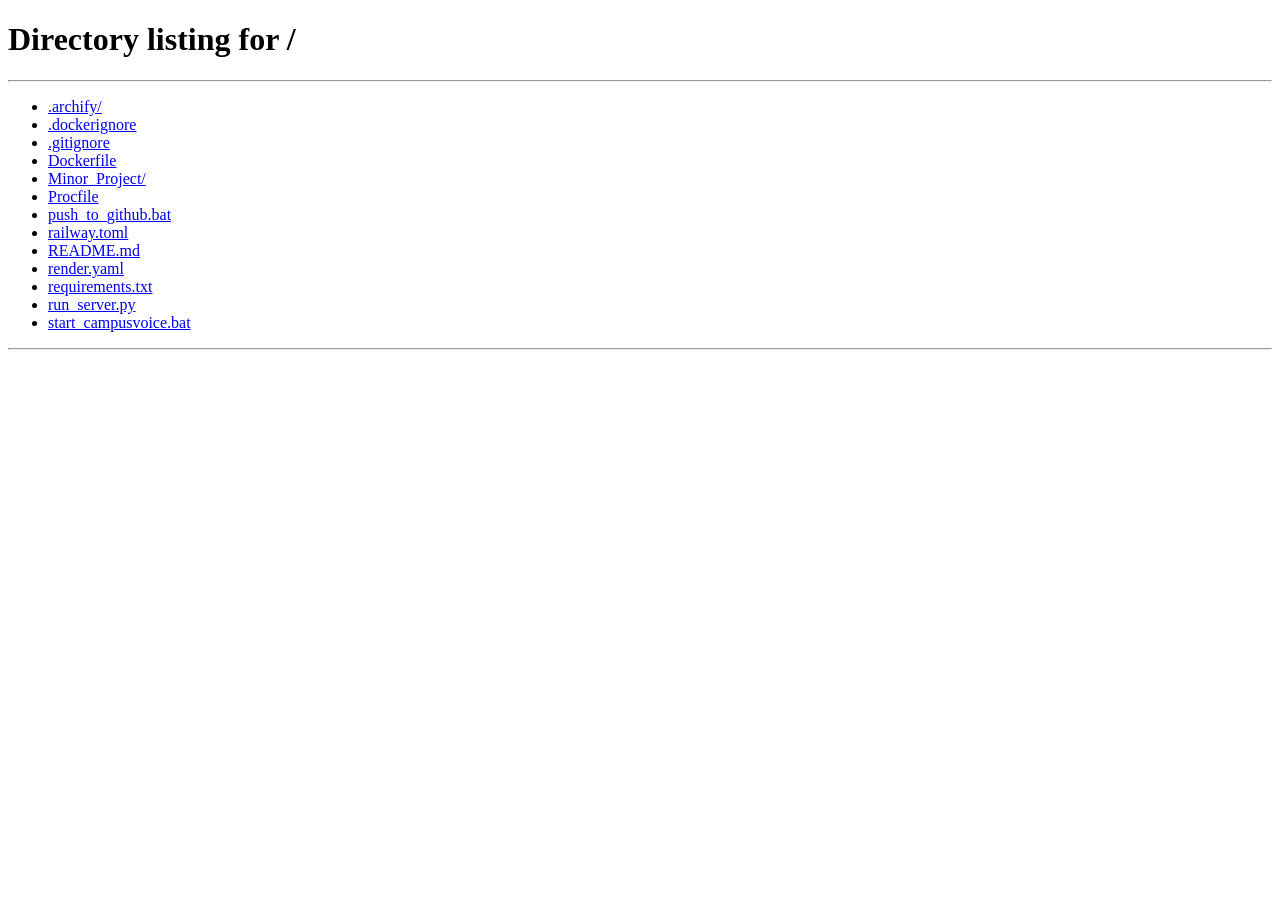
<file: Minor_Project/frontend/admin.html>
<!DOCTYPE html>
<html lang="en">
<head>
  <meta charset="UTF-8">
  <meta name="viewport" content="width=device-width, initial-scale=1.0">
  <title>CampusVoice | University Administration Dashboard</title>
  <!-- FontAwesome Icons -->
  <link rel="stylesheet" href="https://cdnjs.cloudflare.com/ajax/libs/font-awesome/6.5.1/css/all.min.css">
  <link rel="stylesheet" href="style.css">
</head>
<body style="background-color: var(--bg-subtle); color: var(--text-main); min-height: 100vh; display: flex; flex-direction: column;">

  <!-- Admin Top Header (MedBrief Hospital Admin Style) -->
  <header style="background-color: #0f172a; color: #ffffff; border-bottom: 1px solid #1e293b; padding: 14px 32px; display: flex; justify-content: space-between; align-items: center; position: sticky; top: 0; z-index: 40; flex-wrap: wrap; gap: 14px;">
    
    <!-- Brand & Portal Name -->
    <div style="display: flex; align-items: center; gap: 14px;">
      <div style="width: 42px; height: 42px; border-radius: 10px; background: linear-gradient(135deg, #7c3aed, #4f46e5); color: #ffffff; display: grid; place-items: center; font-size: 1.15rem; font-weight: 800; box-shadow: 0 2px 4px rgba(0,0,0,0.25);">
        <i class="fa-solid fa-building-columns"></i>
      </div>
      <div>
        <div style="display: flex; align-items: center; gap: 8px;">
          <strong style="font-size: 1.15rem; font-weight: 800; color: #f8fafc;">CampusVoice</strong>
          <span style="font-size: 0.72rem; font-weight: 700; background: #7c3aed; color: #ffffff; padding: 2px 8px; border-radius: 6px;" data-i18n="adm_badge">Administration Desk</span>
        </div>
        <p style="margin: 2px 0 0 0; font-size: 0.76rem; color: #94a3b8;" data-i18n="adm_subtitle">Campus-wide Governance, Grievance Registry & Notice Board</p>
      </div>
    </div>

    <!-- Right Controls -->
    <div style="display: flex; align-items: center; gap: 12px;">
      <div style="text-align: right;" class="hidden sm:block">
        <strong style="display: block; font-size: 0.88rem; color: #f8fafc;" id="adminName">Administrator</strong>
        <span style="font-size: 0.72rem; color: #94a3b8;" data-i18n="adm_role_sub">Dean & Registrar</span>
      </div>

      <!-- Publish Circular Button -->
      <button type="button" class="btn-primary btn-small" onclick="openPublishNoticeModal()" style="background-color: #0d9488;">
        <i class="fa-solid fa-bullhorn"></i>
        <span data-i18n="adm_btn_publish">Publish Circular</span>
      </button>

      <!-- CSV Export Button -->
      <button type="button" class="btn-secondary btn-small" onclick="exportComplaintsCSV()" style="background: #1e293b; border-color: #334155; color: #ffffff !important;">
        <i class="fa-solid fa-file-csv" style="color: #34d399;"></i>
        <span data-i18n="adm_btn_csv">Export CSV</span>
      </button>

      <!-- Refresh Button -->
      <button type="button" onclick="fetchDashboardData()" class="btn-secondary btn-small" style="background: #1e293b; border-color: #334155; color: #ffffff !important; padding: 7px 10px;" title="Refresh Registry">
        <i class="fa-solid fa-rotate" style="color: #38bdf8;" id="refreshIcon"></i>
      </button>

      <!-- Sign Out -->
      <button type="button" onclick="logout()" class="btn-danger-outline btn-small" style="background: rgba(220,38,38,0.15); border-color: #dc2626;">
        <i class="fa-solid fa-power-off"></i>
        <span data-i18n="sign_out">Sign Out</span>
      </button>
    </div>
  </header>

  <!-- Main Container -->
  <main style="flex: 1; max-width: 1200px; width: 100%; margin: 24px auto; padding: 0 24px; display: flex; flex-direction: column; gap: 20px;">

    <!-- Executive KPI Metrics Grid (5 Cards) -->
    <div style="display: grid; grid-template-columns: repeat(auto-fit, minmax(200px, 1fr)); gap: 16px;">
      
      <!-- Total Complaints -->
      <div class="metric-card">
        <div class="metric-icon-wrap metric-icon-teal">
          <i class="fa-solid fa-list-check"></i>
        </div>
        <div class="metric-info">
          <h4 data-i18n="adm_kpi_total">Total Grievances</h4>
          <h3 id="statTotal">--</h3>
          <small data-i18n="adm_kpi_total_sub">Campus-wide registry</small>
        </div>
      </div>

      <!-- Pending Action -->
      <div class="metric-card" style="border-left: 4px solid #f59e0b;">
        <div class="metric-icon-wrap metric-icon-amber">
          <i class="fa-solid fa-hourglass-half"></i>
        </div>
        <div class="metric-info">
          <h4 data-i18n="adm_kpi_pending">Pending Triage</h4>
          <h3 id="statPending" style="color: #d97706;">--</h3>
          <small data-i18n="adm_kpi_pending_sub">Awaiting technician</small>
        </div>
      </div>

      <!-- In Progress -->
      <div class="metric-card" style="border-left: 4px solid #0284c7;">
        <div class="metric-icon-wrap metric-icon-indigo">
          <i class="fa-solid fa-wrench"></i>
        </div>
        <div class="metric-info">
          <h4 data-i18n="adm_kpi_progress">In Progress</h4>
          <h3 id="statInProgress" style="color: #0284c7;">--</h3>
          <small data-i18n="adm_kpi_progress_sub">Under active repair</small>
        </div>
      </div>

      <!-- Resolved -->
      <div class="metric-card" style="border-left: 4px solid #16a34a;">
        <div class="metric-icon-wrap metric-icon-emerald">
          <i class="fa-solid fa-circle-check"></i>
        </div>
        <div class="metric-info">
          <h4 data-i18n="adm_kpi_resolved">Resolved SLA</h4>
          <h3 id="statResolved" style="color: #16a34a;">--</h3>
          <small data-i18n="adm_kpi_resolved_sub">Closed and verified</small>
        </div>
      </div>

      <!-- High / Critical -->
      <div class="metric-card" style="border-left: 4px solid #dc2626;">
        <div class="metric-icon-wrap" style="background: #fee2e2; color: #dc2626;">
          <i class="fa-solid fa-triangle-exclamation"></i>
        </div>
        <div class="metric-info">
          <h4 data-i18n="adm_kpi_high">High / Critical</h4>
          <h3 id="statHighPriority" style="color: #dc2626;">--</h3>
          <small data-i18n="adm_kpi_high_sub">Safety hazards</small>
        </div>
      </div>

    </div>

    <!-- Management Table Section (MedBrief Clean Registry) -->
    <div class="clean-card" style="overflow: hidden;">
      
      <!-- Table Header & Filter Bar -->
      <div style="padding: 18px 24px; border-bottom: 1px solid var(--border); display: flex; justify-content: space-between; align-items: center; flex-wrap: wrap; gap: 14px; background: #ffffff;">
        <div>
          <h3 style="margin: 0; font-size: 1.1rem; font-weight: 800; color: #0f172a;" data-i18n="adm_reg_title">Campus Grievance Registry & Audit Log</h3>
          <p style="margin: 2px 0 0 0; color: #64748b; font-size: 0.8rem;" data-i18n="adm_reg_sub">Global registry across IT, Hostel, Maintenance, Sanitation, and Academics</p>
        </div>

        <div style="display: flex; gap: 10px; align-items: center; flex-wrap: wrap;">
          <input type="text" id="searchInput" placeholder="Search ticket or keyword..." data-i18n-placeholder="adm_search_ph" style="padding: 7px 12px; font-size: 0.82rem; border: 1px solid #cbd5e1; border-radius: 8px; width: 180px;">
          <select id="categoryFilter" style="padding: 7px 12px; font-size: 0.82rem; border: 1px solid #cbd5e1; border-radius: 8px;">
            <option value="All" data-i18n="adm_all_cats">All Categories</option>
            <option value="Maintenance" data-i18n="cat_name_Maintenance">Maintenance</option>
            <option value="IT/Network" data-i18n="cat_name_IT_Network">IT / Network</option>
            <option value="Hostel" data-i18n="cat_name_Hostel">Hostel</option>
            <option value="Sanitation" data-i18n="cat_name_Sanitation">Sanitation</option>
            <option value="Academic" data-i18n="cat_name_Academic">Academic</option>
          </select>
          <select id="statusFilter" style="padding: 7px 12px; font-size: 0.82rem; border: 1px solid #cbd5e1; border-radius: 8px;">
            <option value="All" data-i18n="dept_filter_all">All Statuses</option>
            <option value="Pending" data-i18n="status_Pending">Pending</option>
            <option value="In Progress" data-i18n="status_In_Progress">In Progress</option>
            <option value="Resolved" data-i18n="status_Resolved">Resolved</option>
          </select>
        </div>
      </div>

      <!-- Grievance Table -->
      <div style="overflow-x: auto;">
        <table style="width: 100%; border-collapse: collapse; text-align: left; font-size: 0.82rem;">
          <thead>
            <tr style="background: #fafbfc; border-bottom: 1px solid var(--border); color: #64748b; font-weight: 700; text-transform: uppercase; font-size: 0.72rem; letter-spacing: 0.04em;">
              <th style="padding: 12px 18px;" data-i18n="th_ticket_id">Ticket ID</th>
              <th style="padding: 12px 18px;" data-i18n="th_student">Student</th>
              <th style="padding: 12px 18px;" data-i18n="th_category">Category</th>
              <th style="padding: 12px 18px;" data-i18n="th_summary">Summary</th>
              <th style="padding: 12px 18px;" data-i18n="th_location">Location</th>
              <th style="padding: 12px 18px;" data-i18n="th_urgency">Urgency Score</th>
              <th style="padding: 12px 18px;" data-i18n="th_status">Status</th>
              <th style="padding: 12px 18px;" data-i18n="th_technician">Technician</th>
              <th style="padding: 12px 18px; text-align: right;" data-i18n="th_action">Action</th>
            </tr>
          </thead>
          <tbody id="complaintsTableBody" style="divide-y: 1px solid var(--border);">
            <tr>
              <td colspan="9" style="padding: 40px; text-align: center; color: #94a3b8;" data-i18n="adm_loading">Loading campus grievances...</td>
            </tr>
          </tbody>
        </table>
      </div>

      <div style="padding: 12px 20px; background: #fafbfc; border-top: 1px solid var(--border); font-size: 0.76rem; color: #64748b; display: flex; justify-content: space-between; align-items: center;">
        <span id="ticketCountLabel">Showing records</span>
        <span id="adminLiveStatus" style="display: inline-flex; align-items: center; gap: 6px; font-weight: 600; color: #0d9488;">
          <span style="width: 7px; height: 7px; border-radius: 50%; background: #10b981; display: inline-block;"></span> Live Sync
        </span>
      </div>
    </div>

  </main>

  <!-- Update Status & Dispatch Modal (MedBrief Universal Modal) -->
  <div id="statusModal" class="medbrief-modal-overlay hidden" onclick="handleStatusModalBackdrop(event)">
    <div class="medbrief-modal-card">
      <div class="medbrief-modal-header">
        <h3><i class="fa-solid fa-pen-to-square" style="color: #0d9488;"></i> <span data-i18n="adm_status_modal_title">Assign Technician & Update Status</span></h3>
        <button type="button" class="medbrief-modal-close" onclick="closeModal()">&times;</button>
      </div>

      <div class="medbrief-modal-body">
        <div class="modal-form">
          <div>
            <label data-i18n="adm_lbl_tid">Ticket ID</label>
            <input id="modalTicketId" type="text" readonly style="background: #f8fafc; font-family: var(--font-mono); font-weight: 800; color: #0d9488;">
          </div>

          <div>
            <label data-i18n="adm_lbl_status">Work Order Status</label>
            <select id="modalStatusSelect" style="font-weight: 600;">
              <option value="Pending" data-i18n="dept_opt_pending">Pending Review</option>
              <option value="Assigned" data-i18n="status_Assigned">Assigned</option>
              <option value="In Progress" data-i18n="dept_opt_progress">In Progress (Dispatched)</option>
              <option value="Resolved" data-i18n="dept_opt_resolved">Resolved (Work Completed)</option>
              <option value="Rejected" data-i18n="dept_opt_rejected">Rejected</option>
            </select>
          </div>

          <div>
            <label data-i18n="adm_lbl_tech">Assigned Technician Name *</label>
            <input id="modalTechnicianInput" type="text" placeholder="e.g. Ramesh Chand (Audiovisual Cell)" data-i18n-placeholder="adm_ph_tech">
          </div>

          <div>
            <label data-i18n="adm_lbl_notes">Resolution & Inspection Notes</label>
            <textarea id="modalNotesText" rows="3" placeholder="Enter findings or updates for the student..." data-i18n-placeholder="adm_ph_notes"></textarea>
          </div>

          <div id="modalStatusPhotoWrap" class="hidden" style="background: #fafbfc; border: 1px solid #e2e8f0; border-radius: 10px; padding: 10px;">
            <label style="font-size: 0.76rem; color: #475569; display: block; margin-bottom: 6px;">Attached Evidence Photo</label>
            <img id="modalStatusPhoto" src="" alt="Evidence" style="max-height: 180px; width: auto; border-radius: 8px; border: 1px solid #cbd5e1; display: block;">
          </div>

          <div class="modal-actions">
            <button type="button" class="btn-secondary btn-small" onclick="closeModal()" data-i18n="btn_cancel">Cancel</button>
            <button type="button" class="btn-primary btn-small" onclick="submitStatusUpdate()" data-i18n="adm_btn_save">Save Changes</button>
          </div>
        </div>
      </div>
    </div>
  </div>

  <!-- Publish Official Circular Modal (MedBrief Universal Modal) -->
  <div id="noticeModal" class="medbrief-modal-overlay hidden" onclick="handlePublishNoticeBackdrop(event)">
    <div class="medbrief-modal-card">
      <div class="medbrief-modal-header">
        <h3><i class="fa-solid fa-bullhorn" style="color: #0d9488;"></i> <span data-i18n="adm_pub_title">Publish Official College Circular</span></h3>
        <button type="button" class="medbrief-modal-close" onclick="closeNoticeModal()">&times;</button>
      </div>

      <div class="medbrief-modal-body">
        <form id="publishNoticeForm" onsubmit="handlePublishNotice(event)" class="modal-form">
          <div>
            <label data-i18n="adm_pub_ctitle">Circular Title *</label>
            <input id="noticeTitleInput" type="text" required placeholder="e.g. Mid-Term Examination Timetable Autumn 2026" data-i18n-placeholder="adm_pub_ctitle_ph">
          </div>

          <div style="display: grid; grid-template-columns: 1fr 1fr; gap: 12px;">
            <div>
              <label data-i18n="adm_pub_cat">Category *</label>
              <select id="noticeCatSelect" style="font-weight: 600;">
                <option value="Exam" data-i18n="cat_exam">Examination</option>
                <option value="Holiday" data-i18n="cat_holiday">Holiday</option>
                <option value="Placement" data-i18n="cat_placement">Placement</option>
                <option value="Academic" data-i18n="cat_academic">Academic</option>
                <option value="Event" data-i18n="cat_event">Event</option>
              </select>
            </div>
            <div>
              <label data-i18n="adm_pub_deadline">Deadline / Event Date</label>
              <input id="noticeDeadlineInput" type="text" placeholder="e.g. 15th Next Month" data-i18n-placeholder="adm_pub_deadline_ph">
            </div>
          </div>

          <div>
            <label data-i18n="adm_pub_auth">Issuing Authority / Department</label>
            <input id="noticeDeptInput" type="text" value="Registrar & Examination Cell">
          </div>

          <div>
            <label data-i18n="adm_pub_content">Official Announcement Content *</label>
            <textarea id="noticeContentInput" required rows="4" placeholder="Enter full announcement details here..." data-i18n-placeholder="adm_pub_content_ph"></textarea>
          </div>

          <div>
            <label>Attach Circular File (PDF / Image, Optional)</label>
            <input id="noticeAttachmentInput" type="file" accept=".pdf,image/*">
          </div>

          <div class="modal-actions">
            <button type="button" class="btn-secondary btn-small" onclick="closeNoticeModal()" data-i18n="btn_cancel">Cancel</button>
            <button type="submit" class="btn-primary btn-small" data-i18n="adm_pub_submit">Publish Circular →</button>
          </div>
        </form>
      </div>
    </div>
  </div>

  <!-- Real-Time Floating Toast Alert Container -->
  <div id="toastAlertContainer" style="position: fixed; bottom: 20px; right: 20px; z-index: 60; display: flex; flex-direction: column; gap: 10px; pointer-events: none;"></div>

  <script src="i18n.js"></script>
  <script src="auth.js"></script>
  <script src="admin.js"></script>
  <script>
    if (typeof applyPageTranslations === "function" && typeof getSavedLanguage === "function") {
      applyPageTranslations(getSavedLanguage());
    }
    const adminUser = requireAuth(['admin']);
    if (adminUser) {
      document.getElementById('adminName').innerText = adminUser.full_name;
    }
    function handleStatusModalBackdrop(e) {
      if (e.target.id === 'statusModal') closeModal();
    }
    function handlePublishNoticeBackdrop(e) {
      if (e.target.id === 'noticeModal') closeNoticeModal();
    }
  </script>
</body>
</html>
</file>
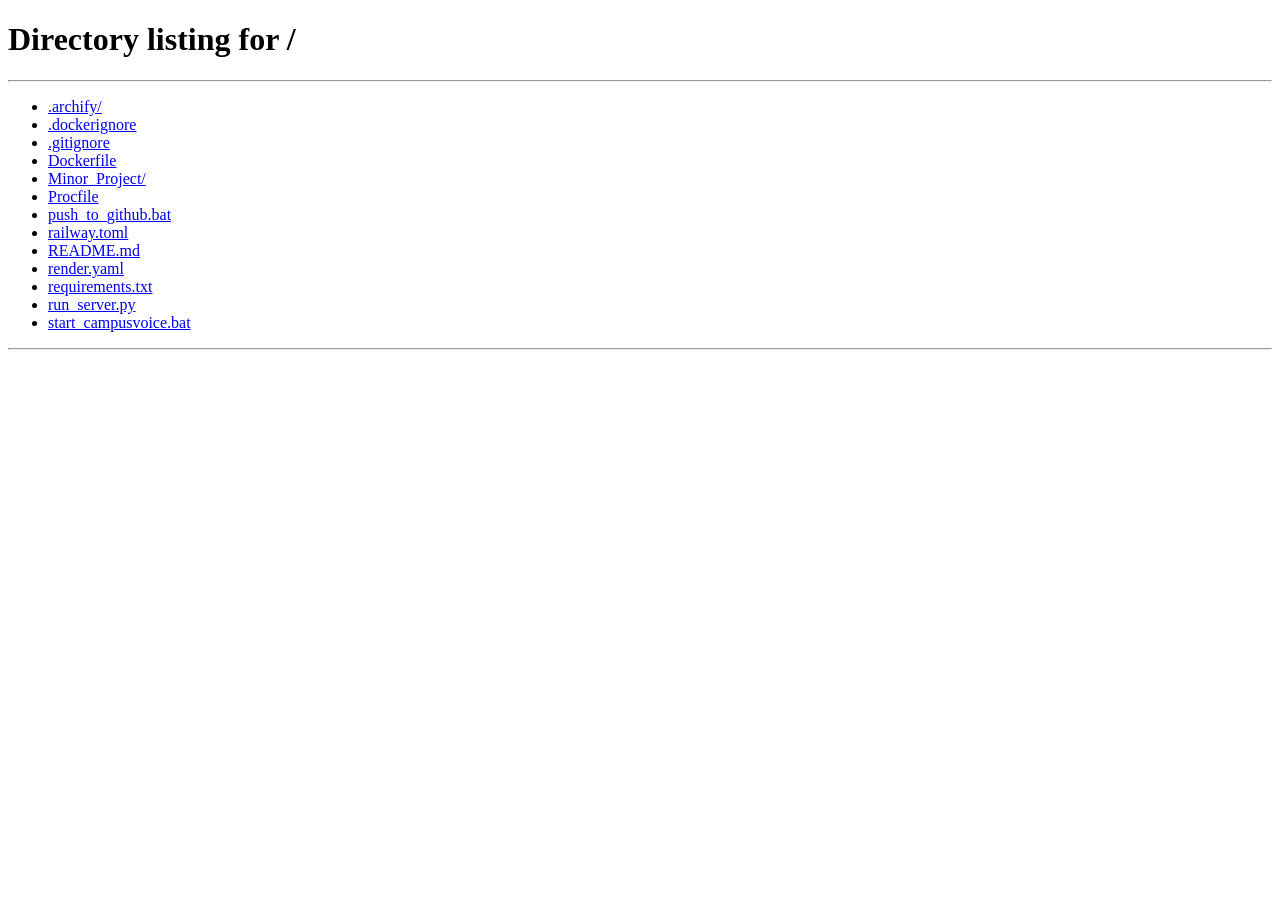
<file: Minor_Project/frontend/department.html>
<!DOCTYPE html>
<html lang="en">
<head>
  <meta charset="UTF-8">
  <meta name="viewport" content="width=device-width, initial-scale=1.0">
  <title>CampusVoice | Department Operations Portal</title>
  <!-- FontAwesome Icons -->
  <link rel="stylesheet" href="https://cdnjs.cloudflare.com/ajax/libs/font-awesome/6.5.1/css/all.min.css">
  <link rel="stylesheet" href="style.css">
</head>
<body style="background-color: var(--bg-subtle); color: var(--text-main); min-height: 100vh; display: flex; flex-direction: column;">

  <!-- Department Top Header (MedBrief Doctor Strip Style) -->
  <header style="background-color: #0f172a; color: #ffffff; border-bottom: 1px solid #1e293b; padding: 14px 32px; display: flex; justify-content: space-between; align-items: center; position: sticky; top: 0; z-index: 40; flex-wrap: wrap; gap: 14px;">
    
    <!-- Brand & Role Details -->
    <div style="display: flex; align-items: center; gap: 14px;">
      <div style="width: 42px; height: 42px; border-radius: 10px; background: linear-gradient(135deg, #0d9488, #059669); color: #ffffff; display: grid; place-items: center; font-size: 1.15rem; font-weight: 800; box-shadow: 0 2px 4px rgba(0,0,0,0.25);">
        <i class="fa-solid fa-toolbox"></i>
      </div>
      <div>
        <div style="display: flex; align-items: center; gap: 8px;">
          <strong style="font-size: 1.15rem; font-weight: 800; color: #f8fafc;">CampusVoice</strong>
          <span style="font-size: 0.72rem; font-weight: 700; background: #0d9488; color: #ffffff; padding: 2px 8px; border-radius: 6px;" id="headerDeptBadge" data-i18n="dept_badge_default">Department Staff</span>
        </div>
        <p style="margin: 2px 0 0 0; font-size: 0.76rem; color: #94a3b8;" id="headerDeptSubtitle" data-i18n="dept_subtitle_default">Assigned Maintenance & Resolution Unit</p>
      </div>
    </div>

    <!-- Right Controls & Staff Profile -->
    <div style="display: flex; align-items: center; gap: 14px;">
      <div style="text-align: right;" class="hidden sm:block">
        <strong style="display: block; font-size: 0.88rem; color: #f8fafc;" id="staffUserName">Operator Name</strong>
        <span style="font-size: 0.72rem; color: #94a3b8;" id="staffUserDept">Duty Staff</span>
      </div>

      <button type="button" onclick="fetchDepartmentData()" class="btn-secondary btn-small" style="background: #1e293b; border-color: #334155; color: #ffffff !important;" title="Refresh Queue">
        <i class="fa-solid fa-rotate" style="color: #38bdf8;" id="deptRefreshIcon"></i>
        <span data-i18n="dept_refresh">Refresh</span>
      </button>

      <button type="button" onclick="logout()" class="btn-danger-outline btn-small" style="background: rgba(220,38,38,0.15); border-color: #dc2626;">
        <i class="fa-solid fa-power-off"></i>
        <span data-i18n="sign_out">Sign Out</span>
      </button>
    </div>
  </header>

  <!-- Main Container -->
  <main style="flex: 1; max-width: 1200px; width: 100%; margin: 24px auto; padding: 0 24px; display: flex; flex-direction: column; gap: 20px;">

    <!-- Department Welcome Hero Card -->
    <div class="welcome-banner" style="background: linear-gradient(135deg, #0f172a 0%, #1e293b 100%); border: 1px solid #334155;">
      <div>
        <span style="font-size: 0.72rem; font-weight: 800; background: rgba(255, 255, 255, 0.15); color: #38bdf8; padding: 3px 10px; border-radius: 6px; text-transform: uppercase;" data-i18n="dept_ops_queue">Operations Queue</span>
        <h2 style="font-size: 1.45rem; font-weight: 800; margin: 6px 0 4px 0;" id="heroDeptTitle" data-i18n="dept_hero_title">Department Maintenance Queue</h2>
        <p style="margin: 0; color: #94a3b8; font-size: 0.86rem;" data-i18n="dept_hero_desc">Showing work orders strictly assigned to your department. Assign technicians, update inspection logs, and synchronize student notifications.</p>
      </div>

      <!-- Department Filter Switcher -->
      <div style="background: rgba(255,255,255,0.08); padding: 6px 12px; border-radius: 10px; display: flex; align-items: center; gap: 10px; flex-shrink: 0;">
        <span style="font-size: 0.76rem; color: #cbd5e1; font-weight: 600;" data-i18n="dept_queue_lbl">Queue:</span>
        <select id="switchDeptSelect" onchange="onSwitchDepartment()" style="background: #ffffff; color: #0f172a; border: none; border-radius: 6px; padding: 6px 10px; font-size: 0.82rem; font-weight: 700; outline: none;">
          <option value="Maintenance" data-i18n="cat_name_Maintenance">Maintenance</option>
          <option value="IT/Network" data-i18n="cat_name_IT_Network">IT / Network</option>
          <option value="Hostel" data-i18n="cat_name_Hostel">Hostel</option>
          <option value="Sanitation" data-i18n="cat_name_Sanitation">Sanitation</option>
          <option value="Academic" data-i18n="cat_name_Academic">Academic</option>
        </select>
      </div>
    </div>

    <!-- Department Metric Cards Grid -->
    <div class="metric-grid">
      <div class="metric-card">
        <div class="metric-icon-wrap metric-icon-teal">
          <i class="fa-solid fa-list-check"></i>
        </div>
        <div class="metric-info">
          <h4 data-i18n="dept_card_orders">Unit Work Orders</h4>
          <h3 id="deptStatTotal">--</h3>
          <small data-i18n="dept_card_orders_sub">Total tickets assigned</small>
        </div>
      </div>

      <div class="metric-card" style="border-left: 4px solid #f59e0b;">
        <div class="metric-icon-wrap metric-icon-amber">
          <i class="fa-solid fa-hourglass-half"></i>
        </div>
        <div class="metric-info">
          <h4 data-i18n="dept_card_pending">Pending Triage</h4>
          <h3 id="deptStatPending" style="color: #d97706;">--</h3>
          <small data-i18n="dept_card_pending_sub">Needs technician dispatch</small>
        </div>
      </div>

      <div class="metric-card" style="border-left: 4px solid #0284c7;">
        <div class="metric-icon-wrap metric-icon-indigo">
          <i class="fa-solid fa-wrench"></i>
        </div>
        <div class="metric-info">
          <h4 data-i18n="dept_card_progress">In Progress</h4>
          <h3 id="deptStatInProgress" style="color: #0284c7;">--</h3>
          <small data-i18n="dept_card_progress_sub">Under active repair</small>
        </div>
      </div>

      <div class="metric-card" style="border-left: 4px solid #16a34a;">
        <div class="metric-icon-wrap metric-icon-emerald">
          <i class="fa-solid fa-circle-check"></i>
        </div>
        <div class="metric-info">
          <h4 data-i18n="dept_card_resolved">Resolved Orders</h4>
          <h3 id="deptStatResolved" style="color: #16a34a;">--</h3>
          <small data-i18n="dept_card_resolved_sub">Closed and verified</small>
        </div>
      </div>
    </div>

    <!-- Department Work Orders Table Card -->
    <div class="clean-card" style="overflow: hidden;">
      <div style="padding: 18px 24px; border-bottom: 1px solid var(--border); display: flex; justify-content: space-between; align-items: center; flex-wrap: wrap; gap: 12px; background: #ffffff;">
        <div>
          <h3 style="margin: 0; font-size: 1.05rem; font-weight: 800; color: #0f172a;" data-i18n="dept_table_title">Active Department Work Orders</h3>
          <p style="margin: 2px 0 0 0; color: #64748b; font-size: 0.8rem;" data-i18n="dept_table_sub">Select any ticket to dispatch technician or update inspection status</p>
        </div>

        <div>
          <select id="deptStatusFilter" onchange="fetchDepartmentData()" style="padding: 6px 12px; font-size: 0.82rem; border: 1px solid #cbd5e1; border-radius: 8px; font-weight: 600;">
            <option value="All" data-i18n="dept_filter_all">All Statuses</option>
            <option value="Pending" data-i18n="status_Pending">Pending</option>
            <option value="In Progress" data-i18n="status_In_Progress">In Progress</option>
            <option value="Resolved" data-i18n="status_Resolved">Resolved</option>
          </select>
        </div>
      </div>

      <div style="overflow-x: auto;">
        <table style="width: 100%; border-collapse: collapse; text-align: left; font-size: 0.82rem;">
          <thead>
            <tr style="background: #fafbfc; border-bottom: 1px solid var(--border); color: #64748b; font-weight: 700; text-transform: uppercase; font-size: 0.72rem; letter-spacing: 0.04em;">
              <th style="padding: 12px 18px;" data-i18n="th_ticket_id">Ticket ID</th>
              <th style="padding: 12px 18px;" data-i18n="th_problem_desc">Problem Description</th>
              <th style="padding: 12px 18px;" data-i18n="th_location">Location</th>
              <th style="padding: 12px 18px;" data-i18n="th_urgency_prio">Urgency & Priority</th>
              <th style="padding: 12px 18px;" data-i18n="th_status">Status</th>
              <th style="padding: 12px 18px;" data-i18n="th_assigned_staff">Assigned Staff</th>
              <th style="padding: 12px 18px;" data-i18n="th_notes">Inspection Notes</th>
              <th style="padding: 12px 18px; text-align: right;" data-i18n="th_action">Action</th>
            </tr>
          </thead>
          <tbody id="deptTableBody" style="divide-y: 1px solid var(--border);">
            <tr>
              <td colspan="8" style="padding: 40px; text-align: center; color: #94a3b8;" data-i18n="dept_loading">Loading department work orders...</td>
            </tr>
          </tbody>
        </table>
      </div>

      <div style="padding: 12px 20px; background: #fafbfc; border-top: 1px solid var(--border); font-size: 0.76rem; color: #64748b; display: flex; justify-content: space-between; align-items: center;">
        <span id="deptCountLabel">Showing records</span>
        <span id="deptLiveStatus" style="display: inline-flex; align-items: center; gap: 6px; font-weight: 600; color: #0d9488;">
          <span style="width: 7px; height: 7px; border-radius: 50%; background: #10b981; display: inline-block;"></span> Live Sync
        </span>
      </div>
    </div>

  </main>

  <!-- Technician Assignment & Status Update Modal (MedBrief Universal Modal) -->
  <div id="deptUpdateModal" class="medbrief-modal-overlay hidden" onclick="handleDeptModalBackdrop(event)">
    <div class="medbrief-modal-card">
      <div class="medbrief-modal-header">
        <h3><i class="fa-solid fa-wrench" style="color: #0d9488;"></i> <span data-i18n="dept_modal_title">Update Work Order & Assign Technician</span></h3>
        <button type="button" class="medbrief-modal-close" onclick="closeDeptModal()">&times;</button>
      </div>

      <div class="medbrief-modal-body">
        <form onsubmit="handleDeptModalSubmit(event)" class="modal-form">
          <div>
            <label data-i18n="dept_modal_tid">Work Order Ticket ID</label>
            <input id="modalDeptTicketId" type="text" readonly style="background: #f8fafc; font-family: var(--font-mono); font-weight: 700; color: #0d9488;">
          </div>

          <div>
            <label data-i18n="dept_modal_prog">Status Progression</label>
            <select id="modalDeptStatus" style="font-weight: 600;">
              <option value="Pending" data-i18n="dept_opt_pending">Pending Review</option>
              <option value="Assigned" data-i18n="dept_opt_assigned">Assigned to Unit</option>
              <option value="In Progress" data-i18n="dept_opt_progress">In Progress (Technician Dispatched)</option>
              <option value="Resolved" data-i18n="dept_opt_resolved">Resolved (Work Completed)</option>
              <option value="Rejected" data-i18n="dept_opt_rejected">Rejected</option>
            </select>
          </div>

          <div>
            <label data-i18n="dept_modal_tech">Assigned Technician Name *</label>
            <input id="modalDeptTechnician" type="text" required placeholder="e.g. Vikram Singh (Network Admin)" data-i18n-placeholder="dept_modal_tech_ph">
          </div>

          <div>
            <label data-i18n="dept_modal_notes">Inspection Findings & Action Log</label>
            <textarea id="modalDeptNotes" rows="3" placeholder="Enter inspection notes or parts replaced..." data-i18n-placeholder="dept_modal_notes_ph"></textarea>
          </div>

          <div id="modalDeptPhotoWrap" class="hidden" style="background: #fafbfc; border: 1px solid #e2e8f0; border-radius: 10px; padding: 10px;">
            <label style="font-size: 0.76rem; color: #475569; display: block; margin-bottom: 6px;">Attached Evidence Photo</label>
            <img id="modalDeptPhoto" src="" alt="Evidence" style="max-height: 180px; width: auto; border-radius: 8px; border: 1px solid #cbd5e1; display: block;">
          </div>

          <div class="modal-actions">
            <button type="button" class="btn-secondary btn-small" onclick="closeDeptModal()" data-i18n="btn_cancel">Cancel</button>
            <button type="submit" class="btn-primary btn-small" data-i18n="dept_modal_save">Save & Update Timeline</button>
          </div>
        </form>
      </div>
    </div>
  </div>

  <!-- Real-Time Floating Toast Alert Container -->
  <div id="toastAlertContainer" style="position: fixed; bottom: 20px; right: 20px; z-index: 60; display: flex; flex-direction: column; gap: 10px; pointer-events: none;"></div>

  <script src="i18n.js"></script>
  <script src="auth.js"></script>
  <script src="department.js"></script>
  <script>
    if (typeof applyPageTranslations === "function" && typeof getSavedLanguage === "function") {
      applyPageTranslations(getSavedLanguage());
    }
    function handleDeptModalBackdrop(e) {
      if (e.target.id === 'deptUpdateModal') closeDeptModal();
    }
    function handleDeptModalSubmit(e) {
      e.preventDefault();
      submitDeptUpdate();
    }
  </script>
</body>
</html>
</file>
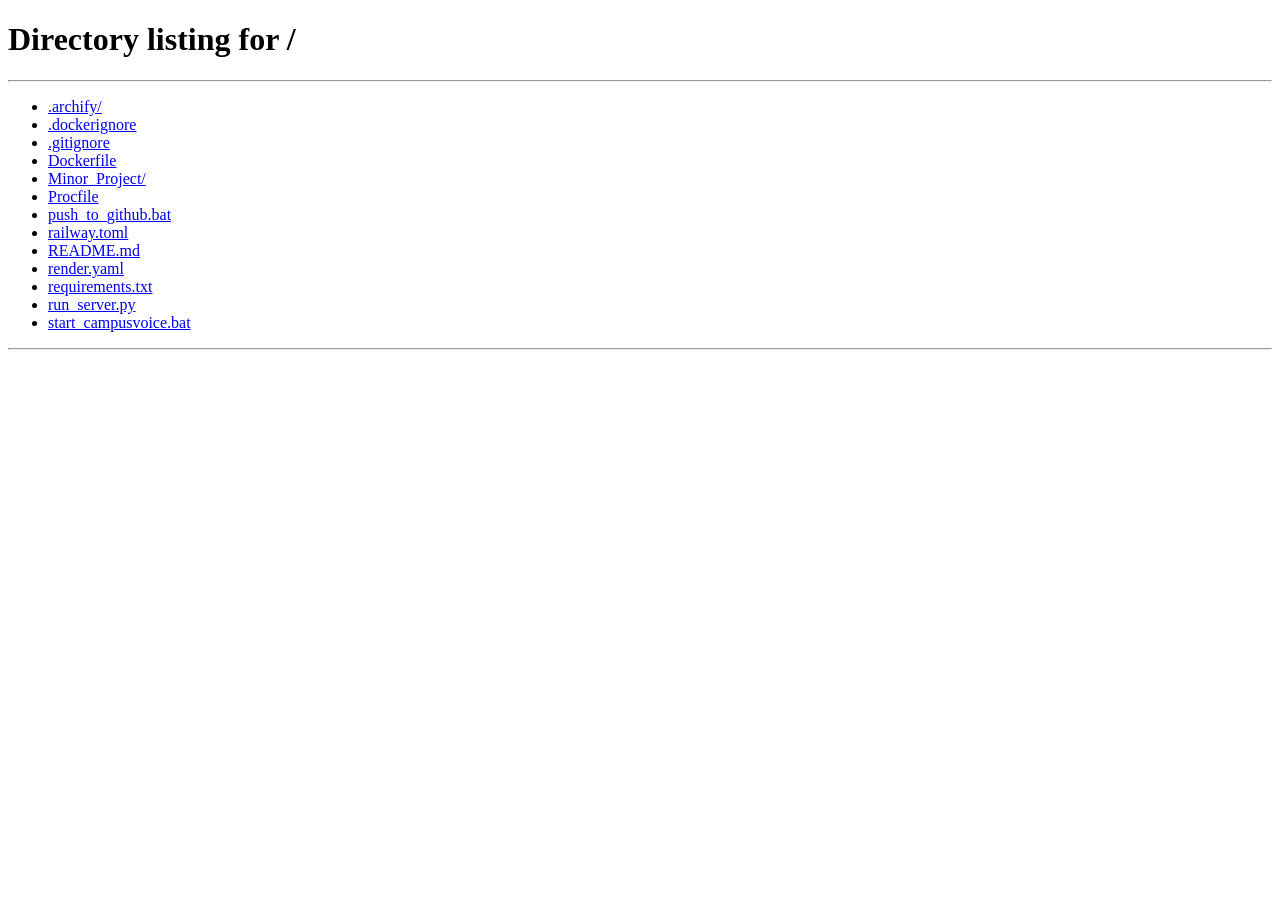
<file: Minor_Project/frontend/student.html>
<!DOCTYPE html>
<html lang="en">
<head>
  <meta charset="UTF-8">
  <meta name="viewport" content="width=device-width, initial-scale=1.0">
  <title>CampusVoice | Student Workspace & Grievance Portal</title>
  <!-- FontAwesome Icons -->
  <link rel="stylesheet" href="https://cdnjs.cloudflare.com/ajax/libs/font-awesome/6.5.1/css/all.min.css">
  <link rel="stylesheet" href="style.css">
</head>
<body class="student-app">

  <!-- Mobile Sidebar Backdrop -->
  <div id="sidebarBackdrop" class="hidden" style="position: fixed; inset: 0; background: rgba(15, 23, 42, 0.5); backdrop-filter: blur(2px); z-index: 35;" onclick="toggleSidebar()"></div>

  <!-- Left Deep Teal Sidebar (MedBrief Patient Sidebar Style) -->
  <aside id="sidebar" class="deep-teal-sidebar">
    
    <!-- Branding -->
    <div class="student-brand" onclick="navigateTo('dashboard')">
      <div class="student-brand-icon">CV</div>
      <div>
        <div style="font-size: 1.15rem; font-weight: 800; line-height: 1.1;">CampusVoice</div>
        <div style="font-size: 0.65rem; color: var(--sidebar-muted); font-weight: 700; letter-spacing: 0.05em;" data-i18n="student_workspace">STUDENT WORKSPACE</div>
      </div>
    </div>

    <!-- Navigation Menu -->
    <div class="sidebar-label" data-i18n="portal_nav">PORTAL NAVIGATION</div>
    <div style="display: flex; flex-direction: column; gap: 4px; flex: 1;">
      <button type="button" onclick="navigateTo('dashboard')" class="side-link active" id="nav-dashboard">
        <i class="fa-solid fa-table-columns"></i>
        <span data-i18n="nav_dashboard">Dashboard Overview</span>
      </button>

      <button type="button" onclick="navigateTo('voice')" class="side-link" id="nav-voice">
        <i class="fa-solid fa-microphone-lines"></i>
        <span data-i18n="nav_voice">AI Voice Assistant</span>
        <span style="margin-left: auto; font-size: 0.68rem; background: #206b65; color: #ccfbf1; padding: 2px 6px; border-radius: 4px; font-weight: 800;" data-i18n="badge_live">LIVE</span>
      </button>

      <button type="button" onclick="navigateTo('register')" class="side-link" id="nav-register">
        <i class="fa-solid fa-file-circle-plus"></i>
        <span data-i18n="nav_register">Register Grievance</span>
      </button>

      <button type="button" onclick="navigateTo('complaints')" class="side-link" id="nav-complaints">
        <i class="fa-solid fa-clipboard-list"></i>
        <span data-i18n="nav_complaints">My Complaints</span>
      </button>

      <button type="button" onclick="navigateTo('notices')" class="side-link" id="nav-notices">
        <i class="fa-solid fa-bullhorn"></i>
        <span data-i18n="nav_notices">College Notices</span>
        <span id="badgeNoticeCount" style="margin-left: auto; font-size: 0.68rem; background: rgba(255,255,255,0.15); color: #ffffff; padding: 1px 6px; border-radius: 10px; font-weight: 800;">5</span>
      </button>

      <button type="button" onclick="navigateTo('faq')" class="side-link" id="nav-faq">
        <i class="fa-solid fa-circle-question"></i>
        <span data-i18n="nav_faq">Campus Handbook & FAQ</span>
      </button>

      <button type="button" onclick="navigateTo('profile')" class="side-link" id="nav-profile">
        <i class="fa-solid fa-id-card"></i>
        <span data-i18n="nav_profile">Student Profile</span>
      </button>
    </div>

    <!-- Bottom Audio Toggle & User Badge -->
    <div class="sidebar-bottom">
      <!-- Audio Speech Toggle -->
      <div style="display: flex; justify-content: space-between; align-items: center; padding: 8px 10px; margin-bottom: 12px; background: rgba(0,0,0,0.18); border-radius: 8px; font-size: 0.74rem;">
        <span style="color: var(--sidebar-muted); display: flex; align-items: center; gap: 6px;">
          <span style="width: 7px; height: 7px; border-radius: 50%; background: #34d399; display: inline-block;"></span>
          <span data-i18n="audio_feedback">Audio Feedback</span>
        </span>
        <button type="button" id="ttsToggleBtn" style="background: transparent; border: none; color: #ccfbf1; font-weight: 700; display: flex; align-items: center; gap: 4px;">
          <i class="fa-solid fa-volume-high" id="ttsIcon"></i>
          <span id="ttsLabel">ON</span>
        </button>
      </div>

      <!-- User Info Badge -->
      <div class="sidebar-user" onclick="navigateTo('profile')" style="cursor: pointer;" title="View Student Profile">
        <div class="sidebar-avatar" id="sidebarAvatar">--</div>
        <div style="overflow: hidden;">
          <strong id="sidebarStudentName">Loading...</strong>
          <span id="sidebarStudentId">--</span>
        </div>
      </div>

      <!-- Logout -->
      <button type="button" class="logout-button" onclick="logout()">
        <i class="fa-solid fa-power-off"></i>
        <span data-i18n="sign_out">Sign Out</span>
      </button>
    </div>
  </aside>

  <!-- Main Work Area -->
  <div class="student-main">
    
    <!-- Topbar (MedBrief Topbar Style) -->
    <header class="student-topbar">
      <div style="display: flex; align-items: center; gap: 14px;">
        <button type="button" class="btn-secondary btn-small" id="btnMobileToggle" onclick="toggleSidebar()" title="Toggle Navigation Menu">
          <i class="fa-solid fa-bars"></i>
        </button>
        <div>
          <p class="dashboard-eyebrow" data-i18n="topbar_eyebrow">STUDENT GRIEVANCE REDRESSAL & ASSISTANCE</p>
          <h2 id="pageTitle">Dashboard Overview</h2>
        </div>
      </div>

      <div style="display: flex; align-items: center; gap: 12px;">
        <!-- Language Selector Pills -->
        <div style="display: flex; background: #e2e8f0; border-radius: 8px; padding: 3px;">
          <button type="button" onclick="setLanguage('en')" class="lang-btn" id="lang-en" style="border: none; background: #ffffff; color: #0d9488; font-weight: 700; font-size: 0.76rem; padding: 4px 10px; border-radius: 6px; box-shadow: 0 1px 2px rgba(0,0,0,0.06);">EN</button>
          <button type="button" onclick="setLanguage('hi')" class="lang-btn" id="lang-hi" style="border: none; background: transparent; color: #475569; font-weight: 600; font-size: 0.76rem; padding: 4px 10px; border-radius: 6px;">हिंदी</button>
          <button type="button" onclick="setLanguage('bn')" class="lang-btn" id="lang-bn" style="border: none; background: transparent; color: #475569; font-weight: 600; font-size: 0.76rem; padding: 4px 10px; border-radius: 6px;">বাংলা</button>
        </div>

        <!-- Real-Time Notifications Bell -->
        <button type="button" onclick="toggleNotificationDrawer()" style="width: 38px; height: 38px; border-radius: 10px; border: 1px solid var(--border); background: #ffffff; color: #475569; display: grid; place-items: center; position: relative; transition: all 0.15s ease;" title="Live Real-Time Notifications">
          <i class="fa-regular fa-bell" style="font-size: 0.95rem;"></i>
          <span id="headerUnreadBadge" class="hidden" style="position: absolute; top: -3px; right: -3px; width: 17px; height: 17px; border-radius: 50%; background: #dc2626; color: #ffffff; font-size: 0.65rem; font-weight: 800; display: grid; place-items: center;">0</span>
        </button>

        <!-- Quick Voice Button -->
        <button type="button" class="btn-primary btn-small" onclick="navigateTo('voice')">
          <i class="fa-solid fa-microphone"></i>
          <span data-i18n="quick_voice_btn">Voice Assistant</span>
        </button>

        <!-- User Avatar Link -->
        <div class="sidebar-avatar" id="topAvatarBadge" onclick="navigateTo('profile')" style="width: 38px; height: 38px; font-size: 0.88rem; cursor: pointer;" title="Profile">
          --
        </div>
      </div>
    </header>

    <!-- Main Content Work Area -->
    <main class="student-content">
      
      <!-- ============================================== -->
      <!-- VIEW 1: DASHBOARD OVERVIEW                     -->
      <!-- ============================================== -->
      <section id="section-dashboard">
        
        <!-- MedBrief Style Welcome Banner -->
        <div class="welcome-banner">
          <div style="max-width: 650px;">
            <span style="font-size: 0.72rem; font-weight: 800; letter-spacing: 0.08em; text-transform: uppercase; background: rgba(255, 255, 255, 0.18); padding: 3px 10px; border-radius: 20px; display: inline-block; margin-bottom: 8px;">
              <i class="fa-solid fa-shield-halved" style="margin-right: 4px;"></i> <span data-i18n="verified_account_badge">Verified Student Account</span>
            </span>
            <h2 id="welcomeStudentHero">Welcome back!</h2>
            <p id="welcomeStudentSub">Loading verified student profile...</p>
            <div class="welcome-actions">
              <button type="button" class="btn-primary" onclick="navigateTo('voice')" style="background-color: #ffffff; color: #103d3b !important; font-weight: 700;">
                <i class="fa-solid fa-microphone" style="color: #0d9488;"></i> <span data-i18n="open_voice_btn">Open AI Voice Assistant</span>
              </button>
              <button type="button" class="btn-secondary" onclick="navigateTo('register')" style="background: rgba(255,255,255,0.12); color: #ffffff !important; border-color: rgba(255,255,255,0.3);">
                <i class="fa-solid fa-plus"></i> <span data-i18n="report_grievance_btn">Report Campus Grievance</span>
              </button>
            </div>
          </div>
          <div style="font-size: 5.5rem; opacity: 0.12; position: absolute; right: 20px; bottom: -10px; pointer-events: none;">
            <i class="fa-solid fa-graduation-cap"></i>
          </div>
        </div>

        <!-- Metric KPI Cards Grid (Clickable Filters!) -->
        <div class="metric-grid">
          <div class="metric-card" onclick="filterComplaintsAndNavigate('All')" title="Click to view all complaints">
            <div class="metric-icon-wrap metric-icon-teal">
              <i class="fa-solid fa-clipboard-list"></i>
            </div>
            <div class="metric-info">
              <h4 data-i18n="kpi_total_title">Total Lodged</h4>
              <h3 id="dashTotalCount">--</h3>
              <small data-i18n="kpi_total_sub">All grievances lodged</small>
            </div>
          </div>

          <div class="metric-card" onclick="filterComplaintsAndNavigate('Pending')" title="Click to filter Pending issues">
            <div class="metric-icon-wrap metric-icon-amber">
              <i class="fa-solid fa-hourglass-half"></i>
            </div>
            <div class="metric-info">
              <h4 data-i18n="kpi_pending_title">Pending Triage</h4>
              <h3 id="dashPendingCount" style="color: #d97706;">--</h3>
              <small data-i18n="kpi_pending_sub">Awaiting technician</small>
            </div>
          </div>

          <div class="metric-card" onclick="filterComplaintsAndNavigate('Resolved')" title="Click to filter Resolved issues">
            <div class="metric-icon-wrap metric-icon-emerald">
              <i class="fa-solid fa-circle-check"></i>
            </div>
            <div class="metric-info">
              <h4 data-i18n="kpi_resolved_title">Resolved Issues</h4>
              <h3 id="dashResolvedCount" style="color: #16a34a;">--</h3>
              <small data-i18n="kpi_resolved_sub">Closed and verified</small>
            </div>
          </div>

          <div class="metric-card" onclick="navigateTo('notices')" title="Click to view official circulars">
            <div class="metric-icon-wrap metric-icon-indigo">
              <i class="fa-solid fa-bullhorn"></i>
            </div>
            <div class="metric-info">
              <h4 data-i18n="kpi_notices_title">College Circulars</h4>
              <h3 id="dashNoticesCount" style="color: #4f46e5;">05</h3>
              <small data-i18n="kpi_notices_sub">Active announcements</small>
            </div>
          </div>
        </div>

        <!-- 2-Column Split: Recent Grievances & Urgent Notices Ticker -->
        <div style="display: grid; grid-template-columns: 1.15fr 0.85fr; gap: 20px;">
          
          <!-- Recent Grievances Card -->
          <div class="clean-card" style="padding: 22px;">
            <div style="display: flex; justify-content: space-between; align-items: center; margin-bottom: 16px; padding-bottom: 12px; border-bottom: 1px solid var(--border);">
              <div style="display: flex; align-items: center; gap: 8px;">
                <i class="fa-solid fa-clock-rotate-left" style="color: #0d9488;"></i>
                <h3 style="margin: 0; font-size: 1rem; font-weight: 700; color: #0f172a;" data-i18n="recent_grievances_heading">Recent Campus Grievances</h3>
              </div>
              <button type="button" class="btn-text" style="padding: 0; font-size: 0.82rem;" onclick="navigateTo('complaints')" data-i18n="view_all">View All &rarr;</button>
            </div>
            <div id="dashRecentTickets" style="display: flex; flex-direction: column; gap: 10px;">
              <p style="color: #94a3b8; font-size: 0.84rem; text-align: center; padding: 20px 0;" data-i18n="loading_tickets">Loading tickets...</p>
            </div>
          </div>

          <!-- Urgent Notices Ticker Card -->
          <div class="clean-card" style="padding: 22px; border-left: 4px solid #0d9488;">
            <div style="display: flex; justify-content: space-between; align-items: center; margin-bottom: 16px; padding-bottom: 12px; border-bottom: 1px solid var(--border);">
              <div style="display: flex; align-items: center; gap: 8px;">
                <i class="fa-solid fa-bell" style="color: #0d9488;"></i>
                <h3 style="margin: 0; font-size: 1rem; font-weight: 700; color: #0f172a;" data-i18n="urgent_circulars_heading">Urgent Circulars</h3>
              </div>
              <button type="button" class="btn-text" style="padding: 0; font-size: 0.82rem;" onclick="navigateTo('notices')" data-i18n="all_notices">All Notices &rarr;</button>
            </div>
            <div id="dashNoticesList" style="display: flex; flex-direction: column; gap: 10px;">
              <p style="color: #94a3b8; font-size: 0.84rem; text-align: center; padding: 20px 0;" data-i18n="loading_notices">Loading notices...</p>
            </div>
          </div>

        </div>

      </section>

      <!-- ============================================== -->
      <!-- VIEW 2: AI VOICE ASSISTANT                     -->
      <!-- ============================================== -->
      <section id="section-voice" class="hidden">
        
        <div class="clean-card" style="overflow: hidden; display: flex; flex-direction: column;">
          <!-- Assistant Top Strip -->
          <div style="padding: 14px 20px; background: #fafbfc; border-bottom: 1px solid var(--border); display: flex; justify-content: space-between; align-items: center; flex-wrap: gap: 8px;">
            <div style="display: flex; align-items: center; gap: 10px;">
              <span class="portal-mark-sm">CV</span>
              <strong style="font-size: 0.92rem; color: #0f172a;" data-i18n="voice_panel_title">CampusVoice Conversational AI Assistant</strong>
              <span id="activeVoiceLangLabel" style="font-size: 0.72rem; font-weight: 700; background: #f0fdfa; color: #0d9488; border: 1px solid #ccfbf1; padding: 2px 8px; border-radius: 9999px;">Language: English</span>
            </div>
            <div style="font-size: 0.76rem; color: #64748b;">
              <i class="fa-solid fa-headset" style="margin-right: 4px; color: #0d9488;"></i> <span data-i18n="voice_hint_langs">Speech & Text in English, हिंदी, বাংলা</span>
            </div>
          </div>

          <!-- Clickable Suggestion Chips Bar -->
          <div style="padding: 10px 16px; background: #f8fafc; border-bottom: 1px solid #e2e8f0; display: flex; align-items: center; gap: 8px; overflow-x: auto;">
            <span style="font-size: 0.76rem; font-weight: 700; color: #64748b; white-space: nowrap;"><i class="fa-solid fa-lightbulb" style="color: #f59e0b; margin-right: 4px;"></i> <span data-i18n="click_to_try">Click to Try:</span></span>
            <button type="button" class="suggestion-chip" onclick="triggerLocalizedAsk('chip_ac_query')" data-i18n="chip_ac_label">"AC in classroom 204 not working"</button>
            <button type="button" class="suggestion-chip" onclick="triggerLocalizedAsk('chip_exam_query')" data-i18n="chip_exam_label">"New examination circulars?"</button>
            <button type="button" class="suggestion-chip" onclick="triggerLocalizedAsk('chip_cell_query')" data-i18n="chip_cell_label">"Where is examination cell?"</button>
            <button type="button" class="suggestion-chip" onclick="triggerLocalizedAsk('chip_water_query')" data-i18n="chip_water_label">"Water cooler in hostel leaking"</button>
            <button type="button" class="suggestion-chip" onclick="triggerLocalizedAsk('chip_status_query')" data-i18n="chip_status_label">"Status of CV1020"</button>
          </div>

          <!-- Chat Messages Container -->
          <div id="chatMessages" style="padding: 24px; min-height: 420px; max-height: 52vh; overflow-y: auto; display: flex; flex-direction: column; gap: 16px; background: #ffffff;">
            <div style="display: flex; gap: 12px; align-items: flex-start;">
              <div class="portal-mark-sm" style="flex-shrink: 0; width: 34px; height: 34px; border-radius: 8px;">CV</div>
              <div style="background: #f8fafc; border: 1px solid #e2e8f0; border-radius: 14px; border-top-left-radius: 4px; padding: 16px; max-width: 600px; font-size: 0.88rem; line-height: 1.5;">
                <p style="margin: 0 0 6px 0; font-weight: 800; color: #0f172a;" data-i18n="assistant_welcome_title">CampusVoice AI Assistant</p>
                <p style="margin: 0; color: #475569;" data-i18n="assistant_welcome_body">Hello! You can report campus facility breakdowns, ask about academic schedules, or check the status of existing tickets. Speak using the microphone button or type below in English, Hindi, or Bengali.</p>
                <p style="margin: 8px 0 0 0; font-size: 0.78rem; font-weight: 700; color: #0d9488;" data-i18n="assistant_welcome_cta">Click any suggestion chip above or tap the microphone below to begin.</p>
              </div>
            </div>
          </div>

          <!-- Live Recording Listening Indicator -->
          <div id="listeningIndicator" class="hidden" style="padding: 10px 20px; background: #f0fdfa; border-top: 1px solid #ccfbf1; display: flex; justify-content: space-between; align-items: center;">
            <div style="display: flex; align-items: center; gap: 10px;">
              <span style="position: relative; display: flex; width: 10px; height: 10px;">
                <span style="position: absolute; width: 100%; height: 100%; border-radius: 50%; background: #ef4444; opacity: 0.75; animation: ping 1s cubic-bezier(0, 0, 0.2, 1) infinite;"></span>
                <span style="position: relative; width: 10px; height: 10px; border-radius: 50%; background: #dc2626;"></span>
              </span>
              <strong id="listeningText" style="font-size: 0.82rem; color: #115e59;" data-i18n="listening_now">Listening to your voice... Speak now!</strong>
            </div>
            <div class="voice-wave" style="display: flex; align-items: center; gap: 3px;">
              <span class="bar" style="height: 4px;"></span>
              <span class="bar" style="height: 12px;"></span>
              <span class="bar" style="height: 8px;"></span>
              <span class="bar" style="height: 16px;"></span>
              <span class="bar" style="height: 6px;"></span>
            </div>
          </div>

          <!-- Bottom Voice & Text Input Strip -->
          <div style="padding: 14px 20px; background: #f8fafc; border-top: 1px solid var(--border); display: flex; align-items: center; gap: 12px;">
            <button type="button" id="micBtn" style="width: 46px; height: 46px; border-radius: 12px; background: #0d9488; color: #ffffff; border: none; display: grid; place-items: center; font-size: 1.15rem; flex-shrink: 0; box-shadow: 0 2px 4px rgba(13,148,136,0.3); transition: all 0.15s ease;" title="Click to Speak">
              <i class="fa-solid fa-microphone" id="micIcon"></i>
            </button>
            <div style="flex: 1;">
              <input type="text" id="queryInput" data-i18n-placeholder="query_placeholder" placeholder="Speak via microphone or type your message..." style="width: 100%; padding: 11px 16px; border: 1px solid #cbd5e1; border-radius: 10px; font-size: 0.9rem; color: #0f172a; outline: none; background: #ffffff;">
            </div>
            <button type="button" id="sendBtn" class="btn-primary" style="padding: 11px 20px; border-radius: 10px; flex-shrink: 0;">
              <span data-i18n="send_btn">Send</span>
              <i class="fa-solid fa-arrow-up" style="font-size: 0.78rem;"></i>
            </button>
          </div>
        </div>

      </section>

      <!-- ============================================== -->
      <!-- VIEW 3: DEDICATED GRIEVANCE REGISTRATION       -->
      <!-- ============================================== -->
      <section id="section-register" class="hidden">
        
        <div class="clean-card" style="padding: 28px; max-width: 780px; margin: 0 auto; background: #ffffff;">
          <div style="display: flex; justify-content: space-between; align-items: center; margin-bottom: 20px; padding-bottom: 14px; border-bottom: 1px solid var(--border);">
            <div>
              <h3 style="margin: 0; font-size: 1.15rem; font-weight: 800; color: #0f172a;" data-i18n="reg_heading">Register Campus Grievance</h3>
              <p style="margin: 2px 0 0 0; color: #64748b; font-size: 0.82rem;" data-i18n="reg_sub">Submit a maintenance work order or facility breakdown request</p>
            </div>
            <span id="formStudentIdBadge" style="font-family: var(--font-mono); font-size: 0.76rem; font-weight: 700; background: #f0fdfa; color: #0d9488; border: 1px solid #ccfbf1; padding: 4px 10px; border-radius: 9999px;">
              --
            </span>
          </div>

          <form id="manualComplaintForm" onsubmit="handleManualComplaintSubmit(event)" class="modal-form">
            <div>
              <label data-i18n="reg_title_label">Complaint Summary / Title *</label>
              <input type="text" id="manualTitle" required data-i18n-placeholder="reg_title_ph" placeholder="e.g. Classroom 204 AC Not Cooling">
            </div>

            <div>
              <div style="display: flex; justify-content: space-between; align-items: center; margin-bottom: 6px;">
                <label style="margin: 0;" data-i18n="reg_desc_label">Detailed Problem Description *</label>
                <button type="button" class="btn-text" style="padding: 0; font-size: 0.78rem;" onclick="runAiAutoDetect()">
                  <i class="fa-solid fa-wand-magic-sparkles" style="color: #f59e0b; margin-right: 4px;"></i>
                  <strong data-i18n="reg_ai_detect">AI Auto-Detect Category & Urgency</strong>
                </button>
              </div>
              <textarea id="manualDesc" required rows="4" data-i18n-placeholder="reg_desc_ph" placeholder="Explain the defect in detail (e.g. 'The AC in classroom 204 stopped cooling during lectures. Room gets extremely hot.')"></textarea>
              <div id="aiDetectNotice" class="hidden" style="margin-top: 10px; padding: 12px; background: #f0fdfa; border: 1px solid #ccfbf1; border-radius: 10px; font-size: 0.82rem;"></div>
            </div>

            <div style="display: grid; grid-template-columns: 1fr 1fr; gap: 14px;">
              <div>
                <label data-i18n="reg_cat_label">Department / Category *</label>
                <select id="manualCategory" required>
                  <option value="Maintenance" data-i18n="cat_opt_maintenance">Classroom / Facility Maintenance</option>
                  <option value="IT/Network" data-i18n="cat_opt_it">IT & Network Services</option>
                  <option value="Hostel" data-i18n="cat_opt_hostel">Hostel & Mess Amenities</option>
                  <option value="Sanitation" data-i18n="cat_opt_sanitation">Sanitation & Water Supply</option>
                  <option value="Academic" data-i18n="cat_opt_academic">Academic & Examination</option>
                </select>
              </div>

              <div>
                <label data-i18n="reg_loc_label">Building & Location *</label>
                <input type="text" id="manualLocation" required data-i18n-placeholder="reg_loc_ph" placeholder="e.g. Academic Block A - Room 204">
              </div>
            </div>

            <div style="display: grid; grid-template-columns: 1fr 1fr; gap: 14px;">
              <div>
                <label data-i18n="reg_prio_label">Urgency Level</label>
                <select id="manualPriority">
                  <option value="Low" data-i18n="prio_opt_low">Low - Minor equipment defect</option>
                  <option value="Medium" selected data-i18n="prio_opt_med">Medium - Disrupts routine study</option>
                  <option value="High" data-i18n="prio_opt_high">High - Urgent attention required</option>
                  <option value="Critical" data-i18n="prio_opt_crit">Critical - Safety / Electrical Hazard</option>
                </select>
              </div>

              <div>
                <label data-i18n="reg_photo_label">Attach Photo (Optional)</label>
                <input type="file" id="manualPhoto" accept="image/*" onchange="previewImage(this)">
              </div>
            </div>

            <div id="imagePreviewContainer" class="hidden" style="padding: 12px; background: #f8fafc; border: 1px solid #e2e8f0; border-radius: 10px; display: flex; align-items: center; gap: 14px;">
              <img id="imagePreview" src="" alt="Attachment Preview" style="width: 58px; height: 58px; object-fit: cover; border-radius: 8px; border: 1px solid #cbd5e1;">
              <div>
                <p id="previewFileName" style="margin: 0 0 4px 0; font-size: 0.82rem; font-weight: 700; color: #0f172a;">photo.jpg</p>
                <button type="button" class="btn-text" style="color: #dc2626; padding: 0; font-size: 0.76rem;" onclick="clearImagePreview()" data-i18n="remove_photo">Remove Photo</button>
              </div>
            </div>

            <div style="display: flex; justify-content: flex-end; gap: 12px; margin-top: 14px; padding-top: 16px; border-top: 1px solid var(--border);">
              <button type="reset" class="btn-secondary" data-i18n="reset_btn">Reset</button>
              <button type="submit" id="submitComplaintBtn" class="btn-primary">
                <i class="fa-solid fa-paper-plane"></i>
                <span data-i18n="submit_grievance_btn">Submit Grievance</span>
              </button>
            </div>
          </form>
        </div>

      </section>

      <!-- ============================================== -->
      <!-- VIEW 4: MY COMPLAINTS & AUDIT TIMELINE         -->
      <!-- ============================================== -->
      <section id="section-complaints" class="hidden">
        
        <div class="clean-card" style="overflow: hidden;">
          <div style="padding: 18px 24px; border-bottom: 1px solid var(--border); background: #ffffff; display: flex; justify-content: space-between; align-items: center; flex-wrap: wrap; gap: 12px;">
            <div>
              <h3 style="margin: 0; font-size: 1.1rem; font-weight: 800; color: #0f172a;" data-i18n="my_comp_heading">My Registered Complaints</h3>
              <p style="margin: 2px 0 0 0; color: #64748b; font-size: 0.8rem;" data-i18n="my_comp_sub">Track live progress, technician inspections, and 5-stage timelines</p>
            </div>

            <!-- Filter Tabs -->
            <div style="display: flex; background: #f1f5f9; border-radius: 8px; padding: 3px; gap: 2px;">
              <button type="button" onclick="filterMyComplaints('All')" class="my-comp-tab" id="tab-all" style="border: none; background: #ffffff; color: #0d9488; font-weight: 700; font-size: 0.78rem; padding: 6px 14px; border-radius: 6px; box-shadow: 0 1px 2px rgba(0,0,0,0.06);" data-i18n="tab_all">All</button>
              <button type="button" onclick="filterMyComplaints('Pending')" class="my-comp-tab" id="tab-pending" style="border: none; background: transparent; color: #475569; font-weight: 600; font-size: 0.78rem; padding: 6px 14px; border-radius: 6px;" data-i18n="tab_pending">Pending</button>
              <button type="button" onclick="filterMyComplaints('In Progress')" class="my-comp-tab" id="tab-progress" style="border: none; background: transparent; color: #475569; font-weight: 600; font-size: 0.78rem; padding: 6px 14px; border-radius: 6px;" data-i18n="tab_in_progress">In Progress</button>
              <button type="button" onclick="filterMyComplaints('Resolved')" class="my-comp-tab" id="tab-resolved" style="border: none; background: transparent; color: #475569; font-weight: 600; font-size: 0.78rem; padding: 6px 14px; border-radius: 6px;" data-i18n="tab_resolved">Resolved</button>
            </div>
          </div>

          <!-- Complaints List Container -->
          <div id="myComplaintsList" style="display: flex; flex-direction: column; divide-y: 1px solid var(--border);">
            <div style="padding: 40px; text-align: center; color: #94a3b8; font-size: 0.88rem;" data-i18n="loading_complaints">Loading complaints...</div>
          </div>
        </div>

      </section>

      <!-- ============================================== -->
      <!-- VIEW 5: COLLEGE NOTICES & CIRCULARS            -->
      <!-- ============================================== -->
      <section id="section-notices" class="hidden">
        
        <div class="clean-card" style="padding: 24px;">
          <div style="display: flex; justify-content: space-between; align-items: center; margin-bottom: 20px; padding-bottom: 14px; border-bottom: 1px solid var(--border); flex-wrap: wrap; gap: 14px;">
            <div>
              <h3 style="margin: 0; font-size: 1.1rem; font-weight: 800; color: #0f172a;" data-i18n="notices_heading">Official University Circulars</h3>
              <p style="margin: 2px 0 0 0; color: #64748b; font-size: 0.8rem;" data-i18n="notices_sub">Verified announcements retrieved via RAG Knowledge Engine</p>
            </div>

            <!-- Search & Category Filters -->
            <div style="display: flex; gap: 10px; align-items: center;">
              <input type="text" id="noticeSearchInput" oninput="loadNotices()" data-i18n-placeholder="notice_search_ph" placeholder="Search circulars..." style="padding: 7px 12px; font-size: 0.82rem; border: 1px solid #cbd5e1; border-radius: 8px; width: 180px;">
              <select id="noticeCategorySelect" onchange="loadNotices()" style="padding: 7px 12px; font-size: 0.82rem; border: 1px solid #cbd5e1; border-radius: 8px;">
                <option value="All" data-i18n="cat_all">All Categories</option>
                <option value="Exam" data-i18n="cat_exam">Examinations</option>
                <option value="Holiday" data-i18n="cat_holiday">Holidays</option>
                <option value="Placement" data-i18n="cat_placement">Placements</option>
                <option value="Academic" data-i18n="cat_academic">Academic</option>
                <option value="Event" data-i18n="cat_event">Events</option>
              </select>
            </div>
          </div>

          <!-- Notices Grid -->
          <div id="noticesGrid" style="display: grid; grid-template-columns: repeat(auto-fit, minmax(320px, 1fr)); gap: 18px;">
            <div style="padding: 30px; text-align: center; color: #94a3b8; font-size: 0.88rem; grid-column: 1 / -1;" data-i18n="loading_circulars">Loading circulars...</div>
          </div>
        </div>

      </section>

      <!-- ============================================== -->
      <!-- VIEW 6: CAMPUS HANDBOOK & FAQ DIRECTORY        -->
      <!-- ============================================== -->
      <section id="section-faq" class="hidden">
        
        <div class="clean-card" style="padding: 24px;">
          <div style="margin-bottom: 18px; padding-bottom: 14px; border-bottom: 1px solid var(--border);">
            <h3 style="margin: 0; font-size: 1.1rem; font-weight: 800; color: #0f172a;" data-i18n="faq_heading">Campus Information & Handbook Directory</h3>
            <p style="margin: 2px 0 0 0; color: #64748b; font-size: 0.8rem;" data-i18n="faq_sub">Official university timings, locations, rules, and helpline contacts</p>
          </div>

          <div style="position: relative; margin-bottom: 18px;">
            <i class="fa-solid fa-magnifying-glass" style="position: absolute; left: 14px; top: 12px; color: #94a3b8; font-size: 0.84rem;"></i>
            <input type="text" id="faqSearchInput" oninput="filterFaqs()" data-i18n-placeholder="faq_search_ph" placeholder="Search directory (e.g. 'library', 'exam cell', 'wifi', 'dispensary', 'ambulance')..." style="width: 100%; padding: 10px 14px 10px 38px; border: 1px solid #cbd5e1; border-radius: 10px; font-size: 0.86rem; outline: none;">
          </div>

          <!-- Category Pills -->
          <div style="display: flex; gap: 8px; margin-bottom: 18px; flex-wrap: wrap;">
            <button type="button" class="suggestion-chip" onclick="filterFaqByCategory('All')" data-i18n="faq_cat_all">All Categories</button>
            <button type="button" class="suggestion-chip" onclick="filterFaqByCategory('Academic')" data-i18n="faq_cat_academic">Academic</button>
            <button type="button" class="suggestion-chip" onclick="filterFaqByCategory('Navigation')" data-i18n="faq_cat_nav">Campus Navigation</button>
            <button type="button" class="suggestion-chip" onclick="filterFaqByCategory('Library')" data-i18n="faq_cat_lib">Central Library</button>
            <button type="button" class="suggestion-chip" onclick="filterFaqByCategory('IT & Network')" data-i18n="faq_cat_it">IT & Wi-Fi</button>
            <button type="button" class="suggestion-chip" onclick="filterFaqByCategory('Emergency')" data-i18n="faq_cat_emerg">Medical & Emergency</button>
          </div>

          <div id="faqAccordionList" style="display: flex; flex-direction: column; gap: 10px;"></div>
        </div>

      </section>

      <!-- ============================================== -->
      <!-- VIEW 7: STUDENT PROFILE & CREDENTIALS          -->
      <!-- ============================================== -->
      <section id="section-profile" class="hidden">
        
        <div class="clean-card" style="padding: 28px; max-width: 650px; margin: 0 auto; background: #ffffff;">
          <div style="display: flex; align-items: center; gap: 18px; margin-bottom: 22px; padding-bottom: 18px; border-bottom: 1px solid var(--border); flex-wrap: wrap;">
            <div class="sidebar-avatar" id="profileCardAvatar" style="width: 62px; height: 62px; font-size: 1.5rem;">
              --
            </div>
            <div style="flex: 1; min-width: 180px;">
              <h3 id="profileName" style="margin: 0; font-size: 1.25rem; font-weight: 800; color: #0f172a;">Loading...</h3>
              <p id="profileDept" style="margin: 2px 0 6px 0; font-size: 0.84rem; color: #64748b;">Enrolled Student</p>
              <span class="badge-resolved" style="padding: 2px 10px; border-radius: 9999px; font-size: 0.72rem; font-weight: 800;">
                <i class="fa-solid fa-circle-check" style="margin-right: 4px;"></i> <span data-i18n="status_verified">Status: Active &bull; Verified</span>
              </span>
            </div>
            <div style="display: flex; flex-direction: column; align-items: flex-end; gap: 6px;">
              <input type="file" id="profileAvatarInput" accept="image/*" class="hidden" onchange="handleAvatarUpload(this)">
              <button type="button" id="uploadAvatarBtn" class="btn-secondary btn-small" onclick="document.getElementById('profileAvatarInput').click()">
                <i class="fa-solid fa-camera" style="color: #0d9488;"></i>
                <span data-i18n="upload_photo">Upload Photo</span>
              </button>
              <button type="button" id="removeAvatarBtn" class="btn-text hidden" style="color: #dc2626; padding: 0; font-size: 0.74rem;" onclick="removeProfileAvatar()" data-i18n="remove_photo">
                Remove Photo
              </button>
            </div>
          </div>

          <div style="display: grid; grid-template-columns: 1fr 1fr; gap: 14px; margin-bottom: 24px;">
            <div style="padding: 12px; background: #f8fafc; border: 1px solid #e2e8f0; border-radius: 10px;">
              <span style="font-size: 0.72rem; font-weight: 700; color: #94a3b8; text-transform: uppercase;" data-i18n="label_roll">Student Roll Number</span>
              <p id="profileStudentId" style="margin: 4px 0 0 0; font-family: var(--font-mono); font-weight: 800; color: #0f172a; font-size: 0.95rem;">--</p>
            </div>
            <div style="padding: 12px; background: #f8fafc; border: 1px solid #e2e8f0; border-radius: 10px;">
              <span style="font-size: 0.72rem; font-weight: 700; color: #94a3b8; text-transform: uppercase;" data-i18n="label_semester">Current Semester</span>
              <p id="profileSemester" style="margin: 4px 0 0 0; font-weight: 700; color: #0f172a; font-size: 0.9rem;">--</p>
            </div>
            <div style="padding: 12px; background: #f8fafc; border: 1px solid #e2e8f0; border-radius: 10px;">
              <span style="font-size: 0.72rem; font-weight: 700; color: #94a3b8; text-transform: uppercase;" data-i18n="label_email">Campus Email</span>
              <p id="profileEmail" style="margin: 4px 0 0 0; font-weight: 600; color: #0f172a; font-size: 0.84rem;">--</p>
            </div>
            <div style="padding: 12px; background: #f8fafc; border: 1px solid #e2e8f0; border-radius: 10px;">
              <span style="font-size: 0.72rem; font-weight: 700; color: #94a3b8; text-transform: uppercase;" data-i18n="label_mobile">Contact Mobile</span>
              <p id="profileContact" style="margin: 4px 0 0 0; font-weight: 600; color: #0f172a; font-size: 0.84rem;">--</p>
            </div>
          </div>

          <div style="display: flex; justify-content: flex-end; padding-top: 14px; border-top: 1px solid var(--border);">
            <button type="button" class="btn-danger-outline" onclick="logout()">
              <i class="fa-solid fa-power-off"></i>
              <span data-i18n="sign_out_account">Sign Out from Account</span>
            </button>
          </div>
        </div>

      </section>

    </main>
  </div>

  <!-- ============================================== -->
  <!-- SLIDE-OVER NOTIFICATIONS DRAWER                -->
  <!-- ============================================== -->
  <div id="notificationBackdrop" class="hidden" style="position: fixed; inset: 0; background: rgba(15, 23, 42, 0.4); backdrop-filter: blur(2px); z-index: 50;" onclick="toggleNotificationDrawer()"></div>
  <aside id="notificationDrawer" class="hidden" style="position: fixed; top: 0; right: 0; bottom: 0; width: 360px; background: #ffffff; border-left: 1px solid var(--border); box-shadow: -4px 0 20px rgba(0,0,0,0.15); z-index: 51; display: flex; flex-direction: column;">
    <div style="padding: 18px 20px; border-bottom: 1px solid var(--border); background: #fafbfc; display: flex; justify-content: space-between; align-items: center;">
      <div style="display: flex; align-items: center; gap: 8px;">
        <i class="fa-solid fa-bell" style="color: #0d9488;"></i>
        <h3 style="margin: 0; font-size: 0.95rem; font-weight: 800; color: #0f172a;" data-i18n="live_notifications">Live Notifications</h3>
      </div>
      <button type="button" class="medbrief-modal-close" onclick="toggleNotificationDrawer()">&times;</button>
    </div>

    <div style="padding: 8px 16px; background: #f8fafc; border-bottom: 1px solid var(--border); display: flex; justify-content: space-between; align-items: center; font-size: 0.76rem;">
      <span style="color: #64748b;" data-i18n="realtime_feed">Real-time feed</span>
      <button type="button" class="btn-text" style="padding: 0; font-size: 0.74rem;" onclick="markAllNotificationsRead()" data-i18n="mark_all_read">Mark All Read</button>
    </div>

    <div id="notificationDrawerList" style="flex: 1; overflow-y: auto; padding: 12px; display: flex; flex-direction: column; gap: 8px;">
      <p style="color: #94a3b8; font-size: 0.82rem; text-align: center; padding: 30px 0;" data-i18n="checking_updates">Checking updates...</p>
    </div>
  </aside>

  <!-- Real-Time Floating Toast Alert Container -->
  <div id="toastAlertContainer" style="position: fixed; bottom: 20px; right: 20px; z-index: 60; display: flex; flex-direction: column; gap: 10px; pointer-events: none;"></div>

  <!-- Detailed Complaint Timeline Modal (MedBrief Modal System) -->
  <div id="timelineModal" class="medbrief-modal-overlay hidden" onclick="handleTimelineModalBackdrop(event)">
    <div class="medbrief-modal-card" style="max-width: 540px;">
      <div class="medbrief-modal-header">
        <h3><i class="fa-solid fa-timeline" style="color: #0d9488;"></i> <span data-i18n="modal_timeline_title">Complaint History & Timeline</span></h3>
        <button type="button" class="medbrief-modal-close" onclick="closeTimelineModal()">&times;</button>
      </div>

      <div class="medbrief-modal-body" style="padding: 20px 24px;">
        <div style="background: #f0fdfa; border: 1px solid #ccfbf1; border-radius: 12px; padding: 14px; margin-bottom: 16px; display: flex; justify-content: space-between; align-items: center;">
          <div>
            <span id="modalTimelineTicketId" style="font-family: var(--font-mono); font-weight: 800; color: #0d9488; font-size: 1rem;">CV1020</span>
            <h4 id="modalTimelineTitle" style="margin: 4px 0 2px 0; font-size: 0.92rem; font-weight: 700; color: #0f172a;">Title</h4>
            <p id="modalTimelineLocation" style="margin: 0; font-size: 0.78rem; color: #475569;">Location</p>
          </div>
          <span id="modalTimelineStatusBadge" class="badge-progress" style="padding: 4px 10px; border-radius: 9999px; font-size: 0.76rem; font-weight: 700;">In Progress</span>
        </div>

        <div id="modalTimelinePhotoWrap" class="hidden" style="margin-bottom: 14px; background: #fafbfc; border: 1px solid #e2e8f0; border-radius: 10px; padding: 10px;">
          <img id="modalTimelinePhoto" src="" alt="Attached Evidence" style="max-height: 200px; width: auto; border-radius: 8px; border: 1px solid #cbd5e1; display: block;">
        </div>

        <div id="timelineEventsContainer" style="padding-left: 6px;"></div>

        <div class="modal-actions" style="margin-top: 18px;">
          <button type="button" class="btn-secondary btn-small" onclick="closeTimelineModal()" data-i18n="modal_close">Close</button>
        </div>
      </div>
    </div>
  </div>

  <!-- Circular Notice Viewer Modal (MedBrief Modal System) -->
  <div id="noticeModal" class="medbrief-modal-overlay hidden" onclick="handleNoticeModalBackdrop(event)">
    <div class="medbrief-modal-card" style="max-width: 600px;">
      <div class="medbrief-modal-header">
        <h3 id="noticeModalCategory"><i class="fa-solid fa-bullhorn" style="color: #0d9488;"></i> <span data-i18n="modal_circular_title">Official Circular</span></h3>
        <button type="button" class="medbrief-modal-close" onclick="closeNoticeModal()">&times;</button>
      </div>

      <div class="medbrief-modal-body" style="padding: 24px;">
        <div style="display: flex; justify-content: space-between; align-items: flex-start; margin-bottom: 14px;">
          <div>
            <span id="noticeModalDept" style="font-size: 0.74rem; font-weight: 700; color: #0d9488; text-transform: uppercase;">Registrar Office</span>
            <h3 id="noticeModalTitle" style="margin: 4px 0 0 0; font-size: 1.15rem; font-weight: 800; color: #0f172a;">Circular Title</h3>
          </div>
          <span id="noticeModalDeadline" style="font-family: var(--font-mono); font-size: 0.76rem; background: #fef3c7; color: #92400e; padding: 3px 8px; border-radius: 6px; font-weight: 700;">Date</span>
        </div>

        <div id="noticeModalBody" style="background: #fafbfc; border: 1px solid #e2e8f0; border-radius: 12px; padding: 18px; font-size: 0.88rem; line-height: 1.6; color: #334155; margin-bottom: 18px;">
          Notice content goes here.
        </div>

        <div style="display: flex; justify-content: space-between; align-items: center; padding-top: 14px; border-top: 1px solid var(--border); font-size: 0.82rem; color: #64748b; gap: 10px; flex-wrap: wrap;">
          <a id="noticeModalPdfLink" href="#" target="_blank" download style="color: #0f172a; font-weight: 600; text-decoration: none; display: inline-flex; align-items: center;">
            <span id="noticeModalPdf"><i class="fa-solid fa-file-pdf" style="color: #dc2626; margin-right: 6px;"></i> Circular.pdf</span>
          </a>
          <button type="button" class="btn-primary btn-small" onclick="window.print()">
            <i class="fa-solid fa-print"></i> <span data-i18n="print_circular">Print Circular</span>
          </button>
        </div>
      </div>
    </div>
  </div>

  <script src="i18n.js"></script>
  <script src="auth.js"></script>
  <script src="app.js"></script>
  <script>
    // Enforce student role & sync active user data
    const studentUser = requireAuth(['student']);
    if (studentUser && typeof applyStudentProfileUI === 'function') {
      applyStudentProfileUI(studentUser);
    }

    function toggleSidebar() {
      const sidebar = document.getElementById('sidebar');
      const backdrop = document.getElementById('sidebarBackdrop');
      if (sidebar) sidebar.classList.toggle('open');
      if (backdrop) backdrop.classList.toggle('hidden');
    }

    function handleTimelineModalBackdrop(e) {
      if (e.target.id === 'timelineModal') closeTimelineModal();
    }

    function handleNoticeModalBackdrop(e) {
      if (e.target.id === 'noticeModal') closeNoticeModal();
    }
  </script>
</body>
</html>
</file>
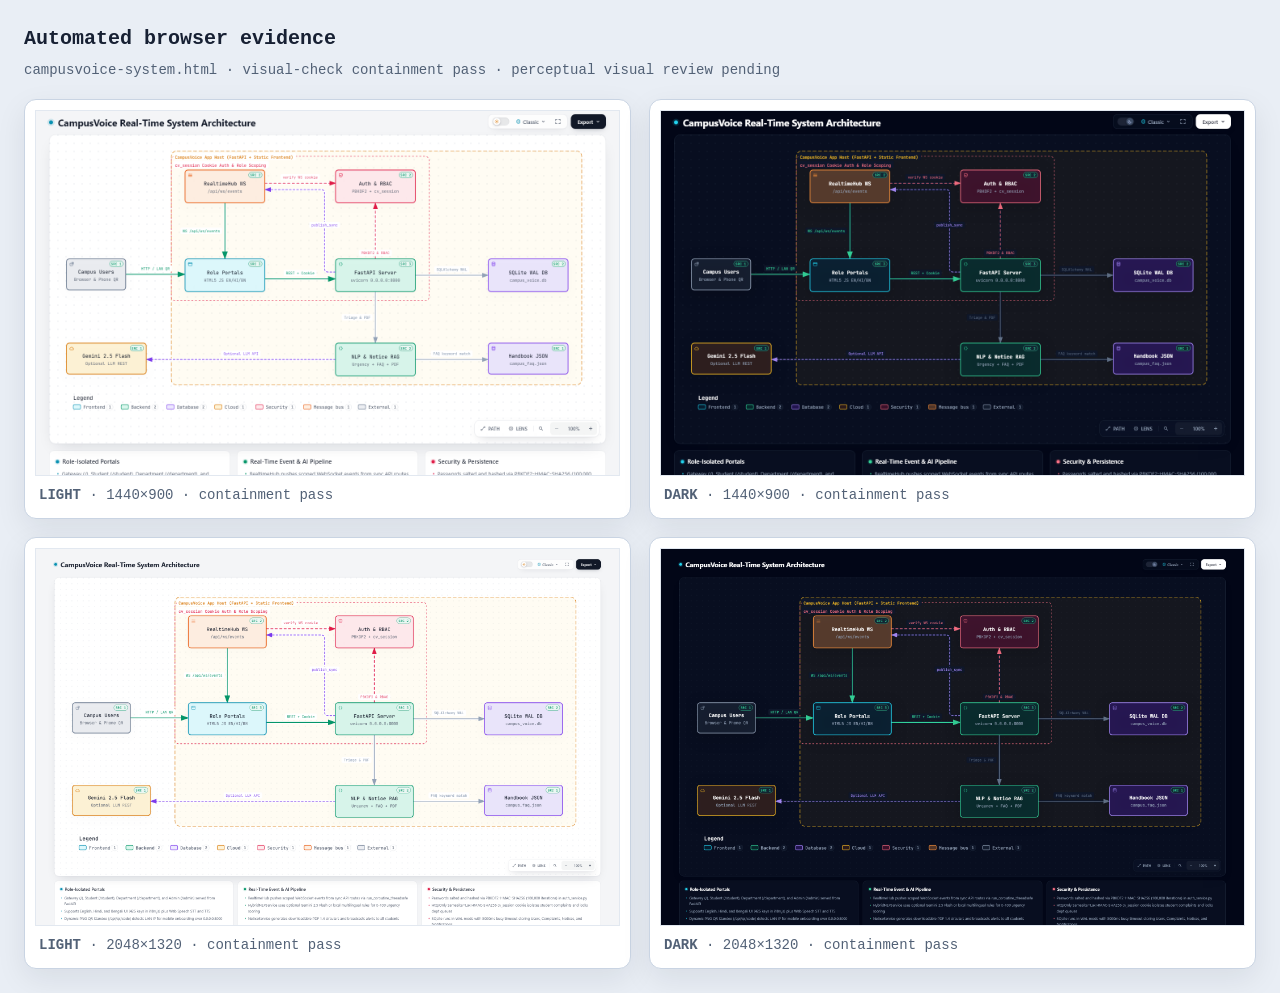
<file: .archify/architecture-campusvoice-system-20261127-211025/review-2/campusvoice-system.visual-check.html>
<!doctype html>
<html lang="en">
<head>
<meta charset="utf-8">
<meta name="viewport" content="width=device-width,initial-scale=1">
<title>Archify automated browser evidence · campusvoice-system.html</title>
<style>
*{box-sizing:border-box}body{margin:0;padding:24px;background:#e9eef5;color:#172033;font:14px/1.5 ui-monospace,SFMono-Regular,Menlo,Consolas,monospace}header{max-width:1500px;margin:0 auto 18px}h1{margin:0 0 6px;font-size:20px}p{margin:0;color:#526176}.grid{max-width:1500px;margin:auto;display:grid;grid-template-columns:repeat(2,minmax(0,1fr));gap:18px}figure{margin:0;padding:10px;background:white;border:1px solid #c9d4e3;border-radius:12px;box-shadow:0 10px 30px rgba(15,23,42,.08)}img{display:block;width:100%;height:auto;border:1px solid #e2e8f0}figcaption{padding:9px 4px 2px;color:#526176}@media(max-width:900px){.grid{grid-template-columns:1fr}}
</style>
</head>
<body>
<header><h1>Automated browser evidence</h1><p>campusvoice-system.html · visual-check containment pass · perceptual visual review pending</p></header>
<main class="grid">
      <figure>
        <img src="campusvoice-system.visual-check.1440x900.light.png" alt="light 1440 by 900">
        <figcaption><strong>LIGHT</strong> · 1440×900 · containment pass</figcaption>
      </figure>
      <figure>
        <img src="campusvoice-system.visual-check.1440x900.dark.png" alt="dark 1440 by 900">
        <figcaption><strong>DARK</strong> · 1440×900 · containment pass</figcaption>
      </figure>
      <figure>
        <img src="campusvoice-system.visual-check.2048x1320.light.png" alt="light 2048 by 1320">
        <figcaption><strong>LIGHT</strong> · 2048×1320 · containment pass</figcaption>
      </figure>
      <figure>
        <img src="campusvoice-system.visual-check.2048x1320.dark.png" alt="dark 2048 by 1320">
        <figcaption><strong>DARK</strong> · 2048×1320 · containment pass</figcaption>
      </figure>
</main>
</body>
</html>
</file>
<file: Minor_Project/frontend/style.css>
/* =======================================================
   CAMPUSVOICE — UNIFIED MEDBRIEF DESIGN SYSTEM STYLESHEET
   ======================================================= */

@import url('https://fonts.googleapis.com/css2?family=Plus+Jakarta+Sans:wght@400;500;600;700;800&family=JetBrains+Mono:wght@400;600;700&display=swap');

:root {
  --font-main: "Plus Jakarta Sans", "Segoe UI", system-ui, -apple-system, BlinkMacSystemFont, Roboto, sans-serif;
  --font-mono: "JetBrains Mono", "SF Mono", Consolas, Menlo, monospace;

  /* MedBrief Institutional Color Palette */
  --bg-page: #f6f9f8;
  --bg-subtle: #f4f8f6;
  --bg-card: #ffffff;
  --bg-sidebar: #103d3b;
  --sidebar-active: #206b65;
  --sidebar-border: #235552;
  --sidebar-text: #d9ebe7;
  --sidebar-muted: #a5c5bf;

  --primary: #0d9488;
  --primary-hover: #0f766e;
  --primary-dark: #115e59;
  --primary-light: #f0fdfa;
  --primary-border: #ccfbf1;

  --text-main: #0f172a;
  --text-heading: #193b3b;
  --text-body: #334155;
  --text-muted: #64748b;
  --text-light: #94a3b8;

  --border: #e2e8f0;
  --border-subtle: #cbd5e1;

  /* Semantic Alerts */
  --status-pending-bg: #fef3c7;
  --status-pending-text: #92400e;
  --status-pending-border: #fde68a;

  --status-progress-bg: #e0f2fe;
  --status-progress-text: #0369a1;
  --status-progress-border: #bae6fd;

  --status-resolved-bg: #dcfce7;
  --status-resolved-text: #166534;
  --status-resolved-border: #bbf7d0;

  --status-critical-bg: #fee2e2;
  --status-critical-text: #991b1b;
  --status-critical-border: #fecaca;
}

* {
  box-sizing: border-box;
}

html {
  scroll-behavior: smooth;
}

body {
  margin: 0;
  min-width: 320px;
  min-height: 100vh;
  font-family: var(--font-main);
  background-color: var(--bg-page);
  color: var(--text-main);
  font-synthesis: none;
  text-rendering: optimizeLegibility;
  -webkit-font-smoothing: antialiased;
  -moz-osx-font-smoothing: grayscale;
  line-height: 1.5;
}

button, input, select, textarea {
  font: inherit;
}

button {
  cursor: pointer;
}

a {
  color: inherit;
  text-decoration: none;
}

/* Custom Clean Scrollbar */
::-webkit-scrollbar {
  width: 6px;
  height: 6px;
}
::-webkit-scrollbar-track {
  background: #f1f5f9;
}
::-webkit-scrollbar-thumb {
  background: #cbd5e1;
  border-radius: 4px;
}
::-webkit-scrollbar-thumb:hover {
  background: #94a3b8;
}

.hidden {
  display: none !important;
}

/* =======================================================
   UNIVERSAL MEDBRIEF BUTTONS
   ======================================================= */
.btn-primary {
  background-color: var(--primary);
  color: #ffffff !important;
  border: none;
  border-radius: 8px;
  padding: 10px 18px;
  font-size: 0.9rem;
  font-weight: 600;
  cursor: pointer;
  transition: all 0.15s ease;
  display: inline-flex;
  align-items: center;
  justify-content: center;
  gap: 8px;
  box-shadow: 0 1px 2px rgba(13, 148, 136, 0.2);
}

.btn-primary:hover:not(:disabled) {
  background-color: var(--primary-hover);
  transform: translateY(-1px);
  box-shadow: 0 4px 6px -1px rgba(13, 148, 136, 0.3);
}

.btn-primary:disabled {
  opacity: 0.55;
  cursor: not-allowed;
  transform: none;
}

.btn-secondary {
  background-color: #ffffff;
  color: var(--text-body) !important;
  border: 1px solid var(--border-subtle);
  border-radius: 8px;
  padding: 10px 18px;
  font-size: 0.9rem;
  font-weight: 600;
  cursor: pointer;
  transition: all 0.15s ease;
  display: inline-flex;
  align-items: center;
  justify-content: center;
  gap: 8px;
}

.btn-secondary:hover:not(:disabled) {
  background-color: #f8fafc;
  border-color: #94a3b8;
  color: var(--text-main) !important;
}

.btn-teal {
  background-color: #0d9488 !important;
  color: #ffffff !important;
}
.btn-teal:hover {
  background-color: #0f766e !important;
}

.btn-violet {
  background-color: #7c3aed !important;
  color: #ffffff !important;
}
.btn-violet:hover {
  background-color: #6d28d9 !important;
}

.btn-danger-outline {
  background-color: transparent;
  color: #dc2626 !important;
  border: 1px solid #fecaca;
  border-radius: 6px;
  padding: 6px 12px;
  font-size: 0.82rem;
  font-weight: 600;
  cursor: pointer;
  transition: all 0.15s ease;
}
.btn-danger-outline:hover {
  background-color: #fee2e2;
  border-color: #dc2626;
}

.btn-small {
  padding: 6px 12px;
  font-size: 0.82rem;
  border-radius: 6px;
}

.btn-large {
  padding: 13px 24px;
  font-size: 1rem;
  font-weight: 700;
  border-radius: 10px;
}

.btn-text {
  background: transparent;
  border: none;
  color: var(--primary);
  font-weight: 600;
  cursor: pointer;
  padding: 6px 10px;
}
.btn-text:hover {
  text-decoration: underline;
  color: var(--primary-hover);
}

/* =======================================================
   UNIVERSAL MEDBRIEF MODAL SYSTEM
   ======================================================= */
.medbrief-modal-overlay {
  position: fixed;
  inset: 0;
  background-color: rgba(15, 23, 42, 0.65);
  backdrop-filter: blur(4px);
  -webkit-backdrop-filter: blur(4px);
  display: grid;
  place-items: center;
  z-index: 1000;
  padding: 16px;
  overflow-y: auto;
}

.medbrief-modal-card {
  width: 100%;
  max-width: 580px;
  background-color: #ffffff;
  border-radius: 16px;
  box-shadow: 0 20px 25px -5px rgba(0, 0, 0, 0.2), 0 10px 10px -5px rgba(0, 0, 0, 0.04);
  overflow: hidden;
  border: 1px solid var(--border);
  animation: modalPop 0.2s cubic-bezier(0.16, 1, 0.3, 1);
}

@keyframes modalPop {
  from {
    opacity: 0;
    transform: scale(0.96) translateY(8px);
  }
  to {
    opacity: 1;
    transform: scale(1) translateY(0);
  }
}

.medbrief-modal-header {
  padding: 18px 24px;
  border-bottom: 1px solid #f1f5f9;
  display: flex;
  justify-content: space-between;
  align-items: center;
  background-color: #fafbfc;
}

.medbrief-modal-header h3 {
  margin: 0;
  font-size: 1.15rem;
  font-weight: 700;
  color: var(--text-heading);
  display: flex;
  align-items: center;
  gap: 8px;
}

.medbrief-modal-close {
  background: transparent;
  border: none;
  font-size: 1.25rem;
  color: #94a3b8;
  cursor: pointer;
  padding: 4px 8px;
  border-radius: 6px;
  transition: all 0.15s ease;
  line-height: 1;
}

.medbrief-modal-close:hover {
  background-color: #f1f5f9;
  color: #0f172a;
}

.medbrief-modal-body {
  padding: 24px;
  max-height: 80vh;
  overflow-y: auto;
}

.modal-form {
  display: flex;
  flex-direction: column;
  gap: 14px;
}

.modal-form label {
  font-size: 0.78rem;
  font-weight: 700;
  color: #475569;
  text-transform: uppercase;
  letter-spacing: 0.04em;
}

.modal-form input,
.modal-form select,
.modal-form textarea {
  width: 100%;
  padding: 10px 14px;
  border: 1px solid #cbd5e1;
  border-radius: 8px;
  font-size: 0.92rem;
  color: #0f172a;
  background-color: #ffffff;
  outline: none;
  transition: border-color 0.15s ease, box-shadow 0.15s ease;
}

.modal-form input:focus,
.modal-form select:focus,
.modal-form textarea:focus {
  border-color: var(--primary);
  box-shadow: 0 0 0 3px rgba(13, 148, 136, 0.15);
}

.modal-subtitle {
  margin: 0 0 16px 0;
  color: #64748b;
  font-size: 0.88rem;
  line-height: 1.5;
}

.modal-actions {
  display: flex;
  justify-content: flex-end;
  gap: 10px;
  margin-top: 20px;
}

/* =======================================================
   MEDBRIEF LANDING PAGE SHELL & COMPONENTS
   ======================================================= */
.landing-page-shell {
  min-height: 100vh;
  background-color: #ffffff;
  color: #0f172a;
  display: flex;
  flex-direction: column;
}

.landing-nav {
  height: 72px;
  padding: 0 40px;
  display: flex;
  justify-content: space-between;
  align-items: center;
  border-bottom: 1px solid #e2e8f0;
  background-color: #ffffff;
  position: sticky;
  top: 0;
  z-index: 50;
}

.landing-brand {
  display: flex;
  align-items: center;
  gap: 10px;
  cursor: pointer;
}

.portal-mark {
  width: 38px;
  height: 38px;
  border-radius: 10px;
  background-color: #0d9488;
  color: #ffffff;
  display: grid;
  place-items: center;
  font-weight: 800;
  font-size: 1.15rem;
  box-shadow: 0 2px 4px rgba(13, 148, 136, 0.25);
}

.portal-mark-sm {
  width: 26px;
  height: 26px;
  border-radius: 6px;
  background-color: #0d9488;
  color: #ffffff;
  display: grid;
  place-items: center;
  font-weight: 800;
  font-size: 0.85rem;
}

.brand-title {
  font-size: 1.35rem;
  font-weight: 800;
  letter-spacing: -0.02em;
  color: #0f172a;
}

.landing-nav-actions {
  display: flex;
  align-items: center;
  gap: 14px;
}

.nav-link-btn {
  background: transparent;
  border: none;
  font-size: 0.9rem;
  font-weight: 600;
  color: #475569;
  cursor: pointer;
  padding: 8px 12px;
  border-radius: 6px;
  transition: all 0.15s ease;
}

.nav-link-btn:hover {
  color: #0f172a;
  background-color: #f8fafc;
}

/* Landing Hero Section */
.landing-hero-section {
  max-width: 1200px;
  margin: 50px auto 40px;
  padding: 0 24px;
  display: grid;
  grid-template-columns: 1.15fr 0.85fr;
  gap: 48px;
  align-items: center;
  width: 100%;
}

@media (max-width: 960px) {
  .landing-hero-section {
    grid-template-columns: 1fr;
    margin: 30px auto;
  }
}

.hero-eyebrow {
  font-size: 0.78rem;
  font-weight: 800;
  color: #0d9488;
  letter-spacing: 0.08em;
  text-transform: uppercase;
  margin-bottom: 12px;
}

.hero-text-content h1 {
  font-size: clamp(2.3rem, 4.2vw, 3.6rem);
  line-height: 1.15;
  margin: 0 0 16px 0;
  letter-spacing: -0.03em;
  color: #0f172a;
  font-weight: 800;
}

.hero-text-content h1 span {
  color: #0d9488;
}

.hero-description {
  font-size: 1.05rem;
  line-height: 1.6;
  color: #475569;
  margin-bottom: 28px;
  max-width: 580px;
}

.hero-cta-group {
  display: flex;
  gap: 14px;
  flex-wrap: wrap;
  align-items: center;
}

/* Hero Interactive Widget Box */
.hero-widget-box {
  background: linear-gradient(135deg, #f0fdfa 0%, #e6f4f1 100%);
  padding: 24px;
  border-radius: 20px;
  border: 1px solid #ccfbf1;
  box-shadow: 0 10px 25px -5px rgba(13, 148, 136, 0.1), 0 8px 10px -6px rgba(13, 148, 136, 0.05);
}

.checkin-widget-card {
  background-color: #ffffff;
  padding: 24px;
  border-radius: 14px;
  box-shadow: 0 4px 6px -1px rgba(0, 0, 0, 0.05);
  border: 1px solid #e2e8f0;
}

.widget-header {
  display: flex;
  align-items: center;
  gap: 12px;
  margin-bottom: 16px;
  padding-bottom: 12px;
  border-bottom: 1px solid #f1f5f9;
}

.widget-icon {
  font-size: 1.8rem;
  line-height: 1;
}

.widget-header h3 {
  margin: 0;
  font-size: 1.05rem;
  font-weight: 700;
  color: #0f172a;
}

.widget-header small {
  color: #64748b;
  font-size: 0.78rem;
  display: block;
  margin-top: 2px;
}

.widget-tabs {
  display: flex;
  background-color: #f1f5f9;
  border-radius: 8px;
  padding: 3px;
  margin-bottom: 16px;
}

.widget-tab-btn {
  flex: 1;
  padding: 7px 10px;
  font-size: 0.78rem;
  font-weight: 700;
  border: none;
  background: transparent;
  color: #64748b;
  border-radius: 6px;
  transition: all 0.15s ease;
  cursor: pointer;
}

.widget-tab-btn.active {
  background: #ffffff;
  color: #0d9488;
  box-shadow: 0 1px 3px rgba(0,0,0,0.08);
}

/* Portals Section */
.landing-portals-section {
  max-width: 1200px;
  margin: 60px auto 40px;
  padding: 0 24px;
  width: 100%;
}

.section-title-wrap {
  text-align: center;
  margin-bottom: 36px;
}

.section-title-wrap .eyebrow {
  font-size: 0.76rem;
  font-weight: 800;
  letter-spacing: 0.1em;
  color: #0d9488;
  text-transform: uppercase;
  margin: 0 0 6px 0;
}

.section-title-wrap h2 {
  font-size: 2.1rem;
  margin: 0;
  letter-spacing: -0.02em;
  color: #0f172a;
  font-weight: 800;
}

.portals-grid {
  display: grid;
  grid-template-columns: repeat(auto-fit, minmax(320px, 1fr));
  gap: 24px;
}

.portal-card {
  background-color: #ffffff;
  border: 1px solid #e2e8f0;
  border-radius: 16px;
  padding: 32px 28px;
  display: flex;
  flex-direction: column;
  box-shadow: 0 4px 6px -1px rgba(0, 0, 0, 0.03);
  transition: transform 0.18s ease, box-shadow 0.18s ease, border-color 0.18s ease;
}

.portal-card:hover {
  transform: translateY(-4px);
  box-shadow: 0 14px 20px -5px rgba(0, 0, 0, 0.08);
  border-color: #cbd5e1;
}

.portal-card.student-theme:hover {
  border-color: #0d9488;
}

.portal-card.dept-theme:hover {
  border-color: #0284c7;
}

.portal-card.admin-theme:hover {
  border-color: #7c3aed;
}

.portal-card-icon {
  font-size: 2.2rem;
  margin-bottom: 16px;
  line-height: 1;
}

.portal-card h3 {
  font-size: 1.3rem;
  margin: 0 0 10px 0;
  color: #0f172a;
  font-weight: 700;
}

.portal-card p {
  color: #64748b;
  font-size: 0.92rem;
  line-height: 1.5;
  margin-bottom: 20px;
  flex: 1;
}

.portal-features-list {
  list-style: none;
  padding: 0;
  margin: 0 0 24px 0;
  display: flex;
  flex-direction: column;
  gap: 9px;
  font-size: 0.86rem;
  color: #334155;
}

.portal-features-list li {
  display: flex;
  align-items: center;
  gap: 8px;
}

.portal-features-list li span.check {
  color: #0d9488;
  font-weight: 800;
}

.portal-card-footer {
  display: flex;
  align-items: center;
  gap: 12px;
  margin-top: auto;
  padding-top: 16px;
  border-top: 1px solid #f1f5f9;
}

/* Architecture Highlights Section */
.landing-features-section {
  max-width: 1200px;
  margin: 40px auto 60px;
  padding: 0 24px;
  display: grid;
  grid-template-columns: repeat(auto-fit, minmax(250px, 1fr));
  gap: 20px;
  width: 100%;
}

.feature-item {
  background-color: #ffffff;
  border: 1px solid #e2e8f0;
  border-radius: 14px;
  padding: 24px;
  transition: all 0.15s ease;
}

.feature-item:hover {
  border-color: #0d9488;
  box-shadow: 0 6px 12px -2px rgba(13, 148, 136, 0.08);
}

.feat-icon {
  font-size: 1.8rem;
  display: inline-block;
  margin-bottom: 12px;
}

.feature-item h4 {
  margin: 0 0 8px 0;
  font-size: 1.05rem;
  font-weight: 700;
  color: #0f172a;
}

.feature-item p {
  margin: 0;
  font-size: 0.86rem;
  line-height: 1.5;
  color: #64748b;
}

/* Footer */
.landing-footer {
  border-top: 1px solid #e2e8f0;
  padding: 32px 40px;
  display: flex;
  justify-content: space-between;
  align-items: center;
  background-color: #ffffff;
  margin-top: auto;
  flex-wrap: wrap;
  gap: 16px;
}

.landing-footer p {
  margin: 0;
  color: #64748b;
  font-size: 0.84rem;
}

/* =======================================================
   MEDBRIEF PATIENT / STUDENT WORKSPACE LAYOUT
   ======================================================= */
.student-app, .patient-app {
  min-height: 100vh;
  display: flex;
  background: var(--bg-subtle);
  color: var(--text-heading);
}

/* Deep Teal Sidebar */
.deep-teal-sidebar {
  width: 260px;
  flex-shrink: 0;
  min-height: 100vh;
  padding: 24px 18px;
  display: flex;
  flex-direction: column;
  color: white;
  background: var(--bg-sidebar);
  border-right: 1px solid var(--sidebar-border);
  z-index: 40;
  transition: transform 0.2s cubic-bezier(0.16, 1, 0.3, 1);
}

#btnMobileToggle {
  display: none;
  padding: 6px 10px;
}

@media (max-width: 1024px) {
  #btnMobileToggle {
    display: inline-flex !important;
  }
  .deep-teal-sidebar {
    position: fixed;
    top: 0;
    bottom: 0;
    left: 0;
    transform: translateX(-100%);
  }
  .deep-teal-sidebar.open {
    transform: translateX(0);
  }
}

.student-brand {
  display: flex;
  align-items: center;
  gap: 12px;
  margin: 0 0 36px 6px;
  font-size: 1.35rem;
  font-weight: 800;
}

.student-brand-icon {
  width: 38px;
  height: 38px;
  display: grid;
  place-items: center;
  border-radius: 10px;
  color: #103d3b;
  background: white;
  font-weight: 800;
  font-size: 1.15rem;
  box-shadow: 0 2px 4px rgba(0,0,0,0.2);
}

.sidebar-label {
  margin: 0 0 10px 10px;
  color: var(--sidebar-muted);
  font-size: 0.68rem;
  font-weight: 800;
  letter-spacing: 0.08em;
  text-transform: uppercase;
}

.side-link {
  width: 100%;
  padding: 11px 14px;
  margin-bottom: 5px;
  border: 0;
  border-radius: 8px;
  background: transparent;
  color: var(--sidebar-text);
  text-align: left;
  font-size: 0.88rem;
  font-weight: 600;
  display: flex;
  align-items: center;
  gap: 10px;
  cursor: pointer;
  transition: all 0.15s ease;
}

.side-link i {
  width: 18px;
  text-align: center;
  font-size: 0.95rem;
}

.side-link:hover {
  background: rgba(255, 255, 255, 0.08);
  color: white;
}

.side-link.active {
  background: var(--sidebar-active);
  color: white;
  box-shadow: 0 2px 4px rgba(0,0,0,0.15);
}

.sidebar-bottom {
  margin-top: auto;
  padding-top: 18px;
  border-top: 1px solid var(--sidebar-border);
}

.sidebar-user {
  display: flex;
  gap: 12px;
  align-items: center;
  padding: 10px 4px 16px 4px;
}

.sidebar-avatar {
  width: 40px;
  height: 40px;
  border-radius: 50%;
  display: grid;
  place-items: center;
  color: #103d3b;
  background: #d8eee8;
  font-weight: 800;
  font-size: 0.95rem;
  flex-shrink: 0;
  overflow: hidden;
}

.sidebar-user strong {
  display: block;
  font-size: 0.85rem;
  color: #ffffff;
  max-width: 145px;
  overflow: hidden;
  text-overflow: ellipsis;
  white-space: nowrap;
}

.sidebar-user span {
  display: block;
  margin-top: 2px;
  color: var(--sidebar-muted);
  font-size: 0.72rem;
}

.logout-button {
  width: 100%;
  padding: 9px 12px;
  border: 1px solid rgba(255, 255, 255, 0.2);
  border-radius: 8px;
  background: transparent;
  color: white;
  font-size: 0.82rem;
  font-weight: 600;
  display: flex;
  align-items: center;
  justify-content: center;
  gap: 8px;
  transition: all 0.15s ease;
}

.logout-button:hover {
  background: rgba(220, 38, 38, 0.2);
  border-color: #ef4444;
  color: #fca5a5;
}

/* Student Main Work Area */
.student-main {
  flex: 1;
  min-width: 0;
  display: flex;
  flex-direction: column;
}

.student-topbar {
  background-color: #ffffff;
  border-bottom: 1px solid var(--border);
  padding: 16px 32px;
  display: flex;
  justify-content: space-between;
  align-items: center;
  position: sticky;
  top: 0;
  z-index: 30;
}

.dashboard-eyebrow {
  color: #0d9488;
  font-size: 0.72rem;
  font-weight: 800;
  letter-spacing: 0.08em;
  text-transform: uppercase;
  margin: 0;
}

.student-topbar h2 {
  margin: 4px 0 0 0;
  color: var(--text-heading);
  font-size: 1.45rem;
  font-weight: 800;
  letter-spacing: -0.02em;
}

.student-content {
  flex: 1;
  padding: 28px 32px;
  max-width: 1200px;
  width: 100%;
  margin: 0 auto;
}

@media (max-width: 768px) {
  .student-topbar {
    padding: 14px 18px;
  }
  .student-content {
    padding: 18px 14px;
  }
}

/* MedBrief Welcome Banner */
.welcome-banner {
  background: linear-gradient(135deg, #103d3b 0%, #155e57 100%);
  color: #ffffff;
  padding: 26px 30px;
  border-radius: 16px;
  margin-bottom: 24px;
  display: flex;
  justify-content: space-between;
  align-items: center;
  position: relative;
  overflow: hidden;
  box-shadow: 0 6px 16px -3px rgba(16, 61, 59, 0.25);
}

.welcome-banner h2 {
  font-size: 1.55rem;
  font-weight: 800;
  margin: 0 0 6px 0;
}

.welcome-banner p {
  color: #d8eee8;
  font-size: 0.9rem;
  margin: 0 0 16px 0;
}

.welcome-actions {
  display: flex;
  gap: 12px;
  flex-wrap: wrap;
}

/* =======================================================
   CLEAN MEDBRIEF CARD SYSTEM & KPIS
   ======================================================= */
.clean-card {
  background-color: #ffffff;
  border: 1px solid var(--border);
  border-radius: 14px;
  box-shadow: 0 1px 3px 0 rgba(0, 0, 0, 0.04);
}

.metric-grid {
  display: grid;
  grid-template-columns: repeat(auto-fit, minmax(220px, 1fr));
  gap: 16px;
  margin-bottom: 24px;
}

.metric-card {
  background-color: #ffffff;
  border: 1px solid var(--border);
  border-radius: 12px;
  padding: 20px;
  display: flex;
  align-items: center;
  gap: 16px;
  cursor: pointer;
  transition: all 0.15s ease;
}

.metric-card:hover {
  transform: translateY(-2px);
  border-color: #0d9488;
  box-shadow: 0 6px 12px -2px rgba(0, 0, 0, 0.06);
}

.metric-icon-wrap {
  width: 46px;
  height: 46px;
  border-radius: 12px;
  display: grid;
  place-items: center;
  font-size: 1.25rem;
  flex-shrink: 0;
}

.metric-icon-teal {
  background-color: #f0fdfa;
  color: #0d9488;
}

.metric-icon-amber {
  background-color: #fffbeb;
  color: #d97706;
}

.metric-icon-emerald {
  background-color: #f0fdf4;
  color: #16a34a;
}

.metric-icon-indigo {
  background-color: #eef2ff;
  color: #4f46e5;
}

.metric-info h4 {
  margin: 0 0 4px 0;
  font-size: 0.78rem;
  font-weight: 700;
  color: #64748b;
  text-transform: uppercase;
  letter-spacing: 0.04em;
}

.metric-info h3 {
  margin: 0;
  font-size: 1.7rem;
  font-weight: 800;
  color: #0f172a;
}

.metric-info small {
  color: #94a3b8;
  font-size: 0.74rem;
}

/* Semantic Badges */
.badge-pending {
  background-color: var(--status-pending-bg) !important;
  color: var(--status-pending-text) !important;
  border: 1px solid var(--status-pending-border) !important;
}

.badge-progress {
  background-color: var(--status-progress-bg) !important;
  color: var(--status-progress-text) !important;
  border: 1px solid var(--status-progress-border) !important;
}

.badge-resolved {
  background-color: var(--status-resolved-bg) !important;
  color: var(--status-resolved-text) !important;
  border: 1px solid var(--status-resolved-border) !important;
}

.badge-critical {
  background-color: var(--status-critical-bg) !important;
  color: var(--status-critical-text) !important;
  border: 1px solid var(--status-critical-border) !important;
}

/* Suggestion Chips */
.suggestion-chip {
  display: inline-flex;
  align-items: center;
  padding: 6px 14px;
  background-color: #ffffff;
  border: 1px solid #cbd5e1;
  border-radius: 9999px;
  font-size: 0.78rem;
  font-weight: 600;
  color: #334155;
  white-space: nowrap;
  box-shadow: 0 1px 2px rgba(0, 0, 0, 0.03);
  transition: all 0.15s ease;
  cursor: pointer;
}

.suggestion-chip:hover {
  background-color: #f0fdfa;
  border-color: #0d9488;
  color: #0d9488;
  transform: translateY(-1px);
}

/* Voice Assistant Recording Wave */
.voice-wave .bar {
  width: 3px;
  background-color: #0d9488;
  border-radius: 9999px;
  animation: pulseHeight 0.7s infinite alternate ease-in-out;
}
.voice-wave .bar:nth-child(2) { animation-delay: 0.15s; }
.voice-wave .bar:nth-child(3) { animation-delay: 0.3s; }
.voice-wave .bar:nth-child(4) { animation-delay: 0.45s; }
.voice-wave .bar:nth-child(5) { animation-delay: 0.2s; }

@keyframes pulseHeight {
  0% { height: 4px; }
  100% { height: 20px; }
}

.mic-recording {
  background-color: #dc2626 !important;
  color: #ffffff !important;
  animation: pulseShadow 1.5s infinite;
}

@keyframes pulseShadow {
  0% { box-shadow: 0 0 0 0 rgba(220, 38, 38, 0.6); }
  70% { box-shadow: 0 0 0 14px rgba(220, 38, 38, 0); }
  100% { box-shadow: 0 0 0 0 rgba(220, 38, 38, 0); }
}

/* Timeline Item */
.timeline-item {
  position: relative;
  padding-left: 2rem;
  padding-bottom: 1.5rem;
}
.timeline-item:last-child {
  padding-bottom: 0;
}
.timeline-item::before {
  content: '';
  position: absolute;
  left: 0.45rem;
  top: 1.25rem;
  bottom: 0;
  width: 2px;
  background-color: #e2e8f0;
}
.timeline-item:last-child::before {
  display: none;
}
.timeline-dot {
  position: absolute;
  left: 0.18rem;
  top: 0.25rem;
  width: 10px;
  height: 10px;
  border-radius: 50%;
  background-color: #0d9488;
  border: 2px solid #ffffff;
  box-shadow: 0 0 0 2px #0d9488;
}
</file>
